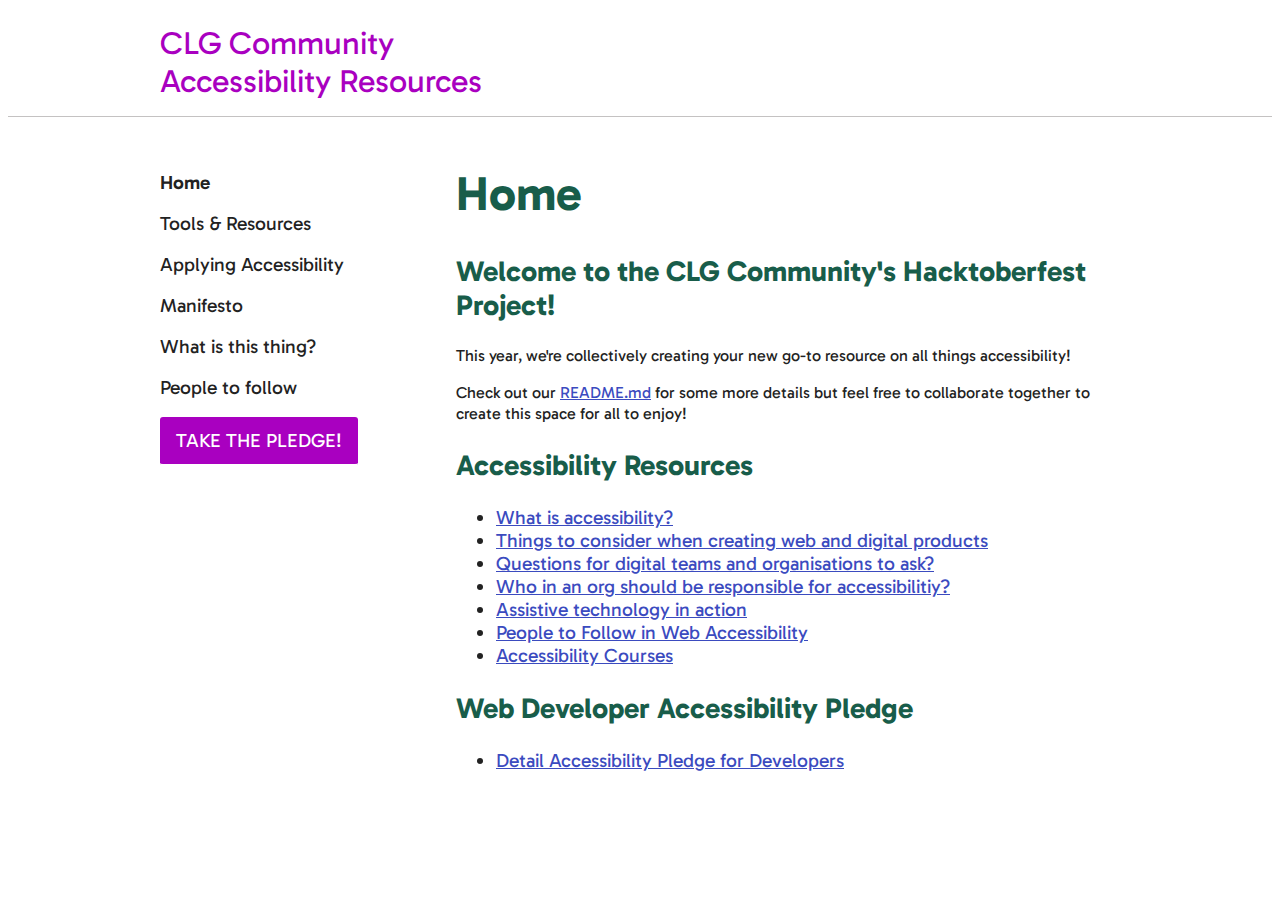
<file: index.html>
<!DOCTYPE html>
<html lang="en">
  <head>
    <meta charset="UTF-8" />
    <meta name="viewport" content="width=device-width, initial-scale=1.0" />
    <meta http-equiv="X-UA-Compatible" content="ie=edge" />
    <link rel="stylesheet" type="text/css" href="styles.css" />
    <link
      href="https://fonts.googleapis.com/css2?family=Gabarito:wght@400;500;600&family=Inter:wght@400;500;700&display=swap"
      rel="stylesheet"
    />
    <title>Accessibility Resources</title>
  </head>
  <body>
    <header>
      <div class="container">
        <div class="logo">CLG Community Accessibility Resources</div>
      </div>
    </header>
    <main>
      <div class="container main-content">
        <nav class="sidebar-nav">
          <!-- NOTE: If you update the navigation, please also update it on all other pages -->
          <ul>
            <li><a href="/accessibility-resources/index.html" class="active">Home</a></li>
            <li><a href="/accessibility-resources/tools-and-resources.html">Tools & Resources</a></li>
            <li><a href="#">Applying Accessibility</a></li>
            <li><a href="/accessibility-resources/manifesto.html">Manifesto</a></li>
            <li><a href="/accessibility-resources/about.html">What is this thing?</a></li>
            <li><a href="/accessibility-resources/people-to-follow.html">People to follow</a></li>
            <li class="btn">
              <a href="/accessibility-resources/sub-page/web-developer-pledge.html">Take the pledge!</a>              
            </li>
          </ul>
        </nav>
        <article>
          <h1>Home</h1>
          <section>
            <h2>Welcome to the CLG Community's Hacktoberfest Project!</h2>
            <p>
              This year, we're collectively creating your new go-to resource on
              all things accessibility!
            </p>
            <p>
              Check out our
              <a href="README.md" target="_blank">README.md</a> for some more
              details but feel free to collaborate together to create this space
              for all to enjoy!
            </p>
          </section>
          <section>
            <h2>Accessibility Resources</h2>
            <ul>
              <li><a href="#">What is accessibility?</a></li>
              <li>
                <a href="#"
                  >Things to consider when creating web and digital products</a
                >
              </li>
              <li>
                <a href="#"
                  >Questions for digital teams and organisations to ask?</a
                >
              </li>
              <li>
                <a href="#"
                  >Who in an org should be responsible for accessibilitiy?</a
                >
              </li>
              <li><a href="#">Assistive technology in action</a></li>
              <li><a href="#">People to Follow in Web Accessibility</a></li>
              <li>
                <a href="sub-page/accessibility-course.html"
                  >Accessibility Courses</a
                >
              </li>
            </ul>
            <h2>Web Developer Accessibility Pledge</h2>
            <ul>
              <li>
                <a href="sub-page/web-developer-pledge.html"
                  >Detail Accessibility Pledge for Developers</a
                >
              </li>
            </ul>
          </section>
        </article>
      </div>
    </main>
  </body>
</html>
</file>
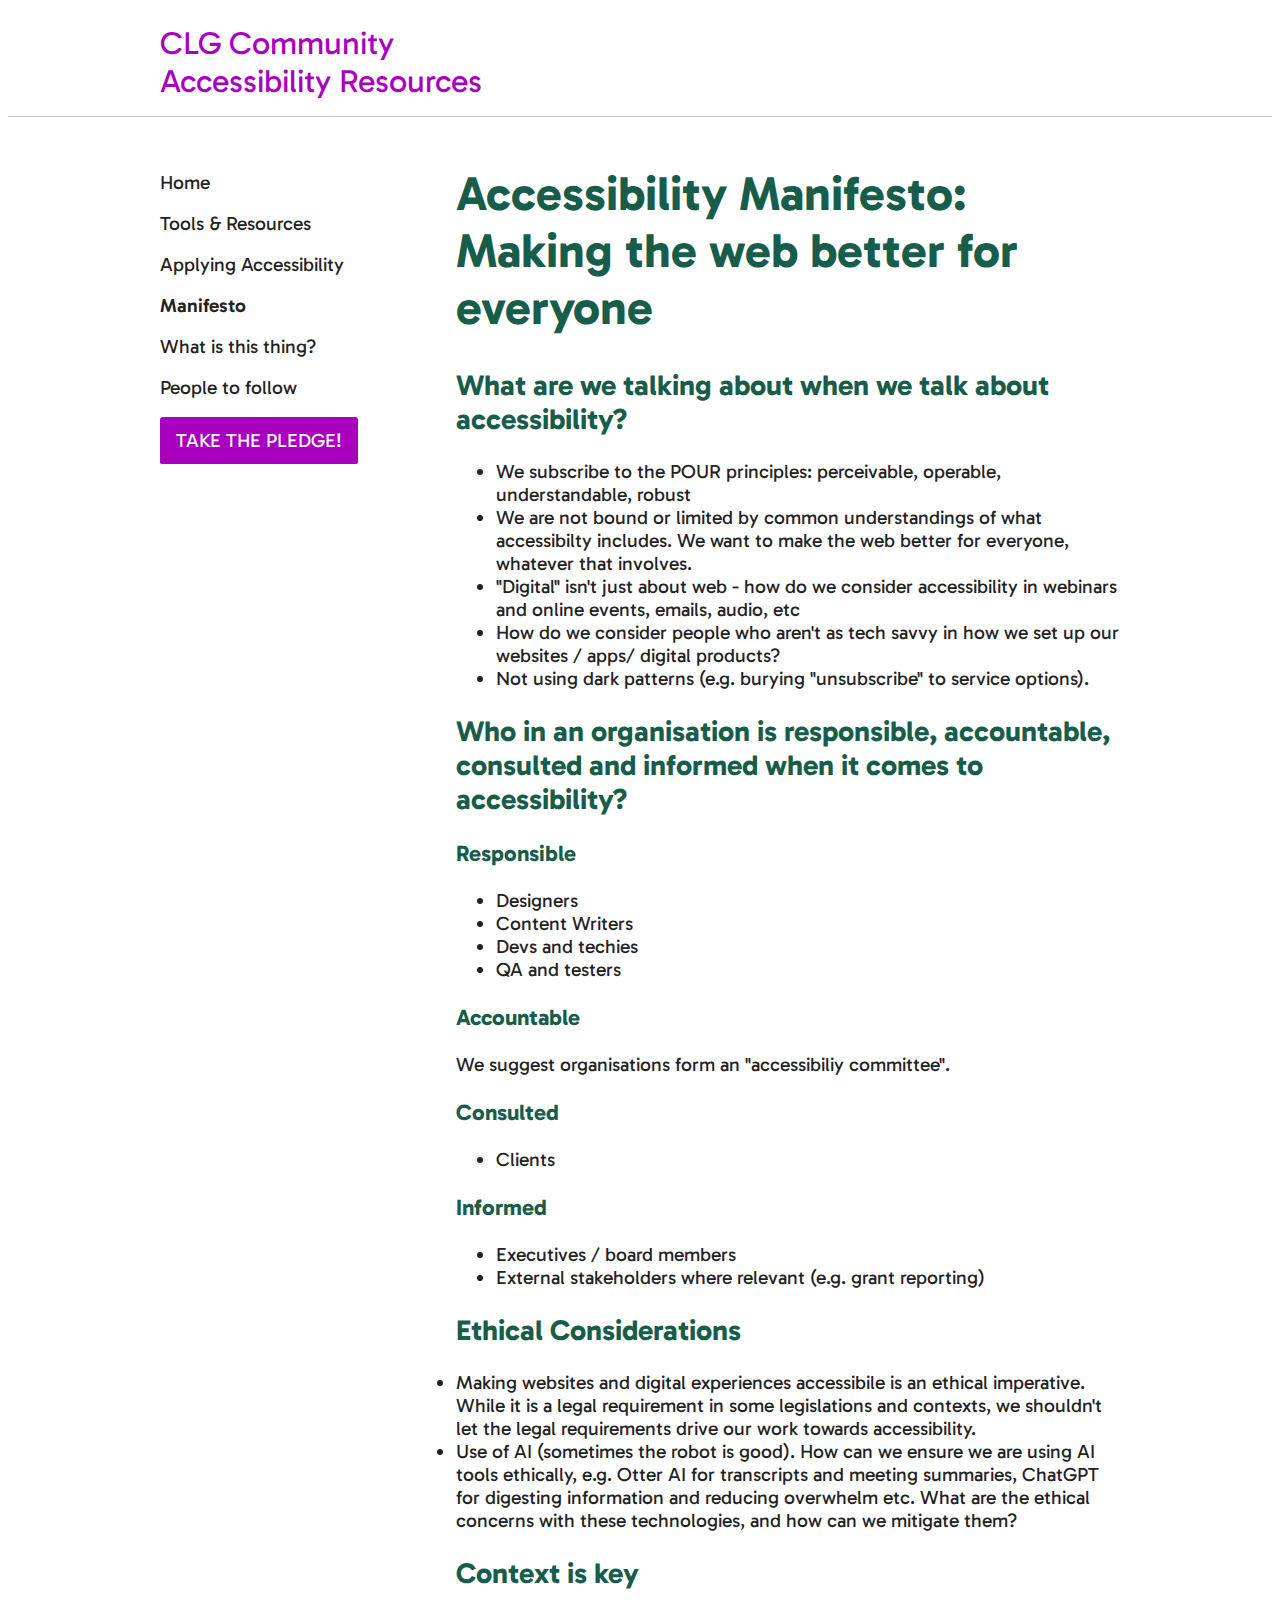
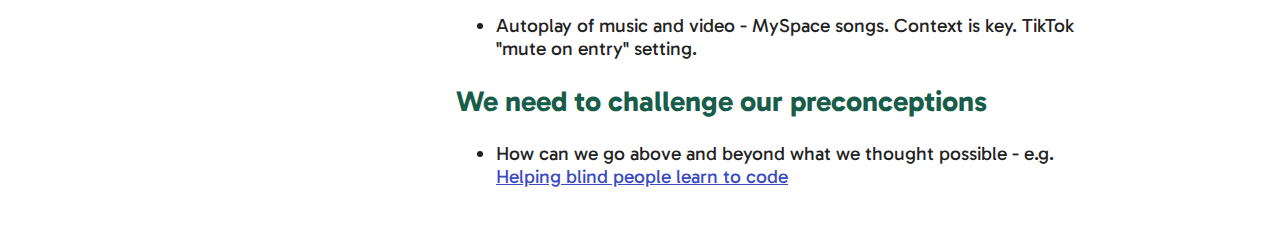
<file: manifesto.html>
<!DOCTYPE html>
<html lang="en">
  <head>
    <meta charset="UTF-8" />
    <meta name="viewport" content="width=device-width, initial-scale=1.0" />
    <meta http-equiv="X-UA-Compatible" content="ie=edge" />
    <link rel="stylesheet" type="text/css" href="styles.css" />
    <link
      href="https://fonts.googleapis.com/css2?family=Gabarito:wght@400;500;600&family=Inter:wght@400;500;700&display=swap"
      rel="stylesheet"
    />
    <title>Manifesto - Accessibility Resources</title>
  </head>
  <body>
    <header>
      <div class="container">
        <div class="logo">CLG Community Accessibility Resources</div>
      </div>
    </header>
    <main>
      <div class="container main-content">
        <!-- NOTE: If you update the navigation, please also update it on all other pages  -->
        <nav class="sidebar-nav">
          <ul>
            <li><a href="accessibility-resources/index.html">Home</a></li>
            <li><a href="accessibility-resources/tools-and-resources.html">Tools & Resources</a></li>
            <li><a href="#">Applying Accessibility</a></li>
            <li><a href="accessibility-resources/accessibility-resources/manifesto.html" class="active">Manifesto</a></li>
            <li><a href="accessibility-resources/accessibility-resources/about.html">What is this thing?</a></li>
            <li><a href="accessibility-resources/people-to-follow.html">People to follow</a></li>
            <li class="btn">
              <a href="accessibility-resources/sub-page/web-developer-pledge.html">Take the pledge!</a>              
            </li>
          </ul>
        </nav>
        <article>
        <h1>Accessibility Manifesto: Making the web better for everyone</h1>
        <!-- the manifesto is a place for our big-picture, lofty thinking about accessibility. Values, ethics, etc.   -->
        <section>

          <h2>What are we talking about when we talk about accessibility?</h2>
          <ul>
            <li>
              We subscribe to the POUR principles: perceivable, operable,
              understandable, robust
            </li>
            <li>
              We are not bound or limited by common understandings of what
              accessibilty includes. We want to make the web better for everyone,
              whatever that involves.
            </li>
            <li>
              "Digital" isn't just about web - how do we consider accessibility in
              webinars and online events, emails, audio, etc
            </li>
            <li>
              How do we consider people who aren't as tech savvy in how we set up
              our websites / apps/ digital products?
            </li>
            <li>
              Not using dark patterns (e.g. burying "unsubscribe" to service
              options).
            </li>
          </ul>
        </section>
        <section>
          <h2>
            Who in an organisation is responsible, accountable, consulted and
            informed when it comes to accessibility?
          </h2>
    
          <h3>Responsible</h3>
          <ul>
            <li>Designers</li>
            <li>Content Writers</li>
            <li>Devs and techies</li>
            <li>QA and testers</li>
          </ul>
    
          <h3>Accountable</h3>
    
          We suggest organisations form an "accessibiliy committee".
    
          <h3>Consulted</h3>
    
          <ul>
            <li>Clients</li>
          </ul>
    
          <h3>Informed</h3>
          <ul>
            <li>Executives / board members</li>
            <li>External stakeholders where relevant (e.g. grant reporting)</li>
          </ul>
        </section>
        <section>
          <h2>Ethical Considerations</h2>
          <li>
            Making websites and digital experiences accessibile is an ethical
            imperative. While it is a legal requirement in some legislations and
            contexts, we shouldn't let the legal requirements drive our work towards
            accessibility.
          </li>
          <li>
            Use of AI (sometimes the robot is good). How can we ensure we are using
            AI tools ethically, e.g. Otter AI for transcripts and meeting summaries,
            ChatGPT for digesting information and reducing overwhelm etc. What are
            the ethical concerns with these technologies, and how can we mitigate
            them?
          </li>
        </section>
        <section>
          <h2>Context is key</h2>
          <ul>
            <li>
              Autoplay of music and video - MySpace songs. Context is key. TikTok
              "mute on entry" setting.
            </li>
          </ul>
          <h2>We need to challenge our preconceptions</h2>
          <ul>
            <li>
              How can we go above and beyond what we thought possible - e.g.
              <a
                href="https://www.freecodecamp.org/news/helping-blind-people-learn-to-code-c47c68d4a237"
                target="_blank"
                >Helping blind people learn to code</a
              >
            </li>
          </ul>
        </section>
    </main>
  </body>
</html>
</file>
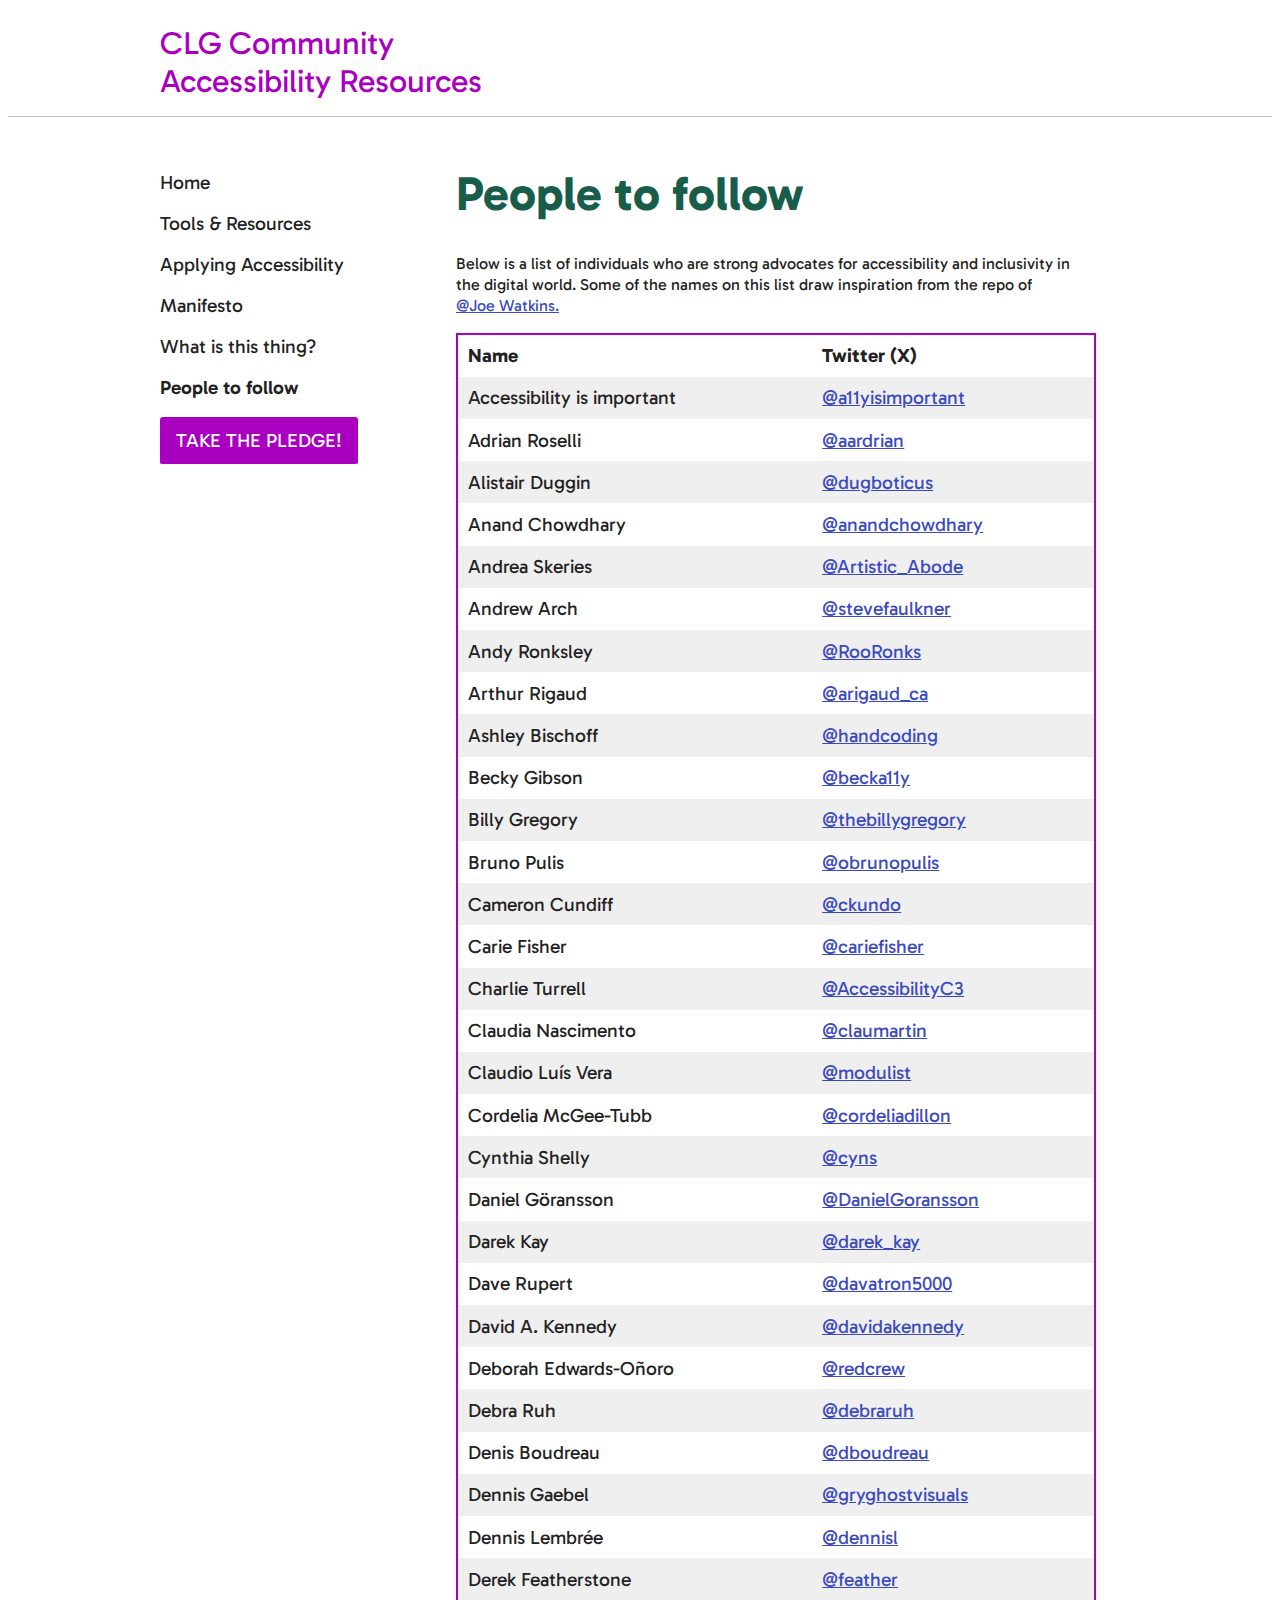
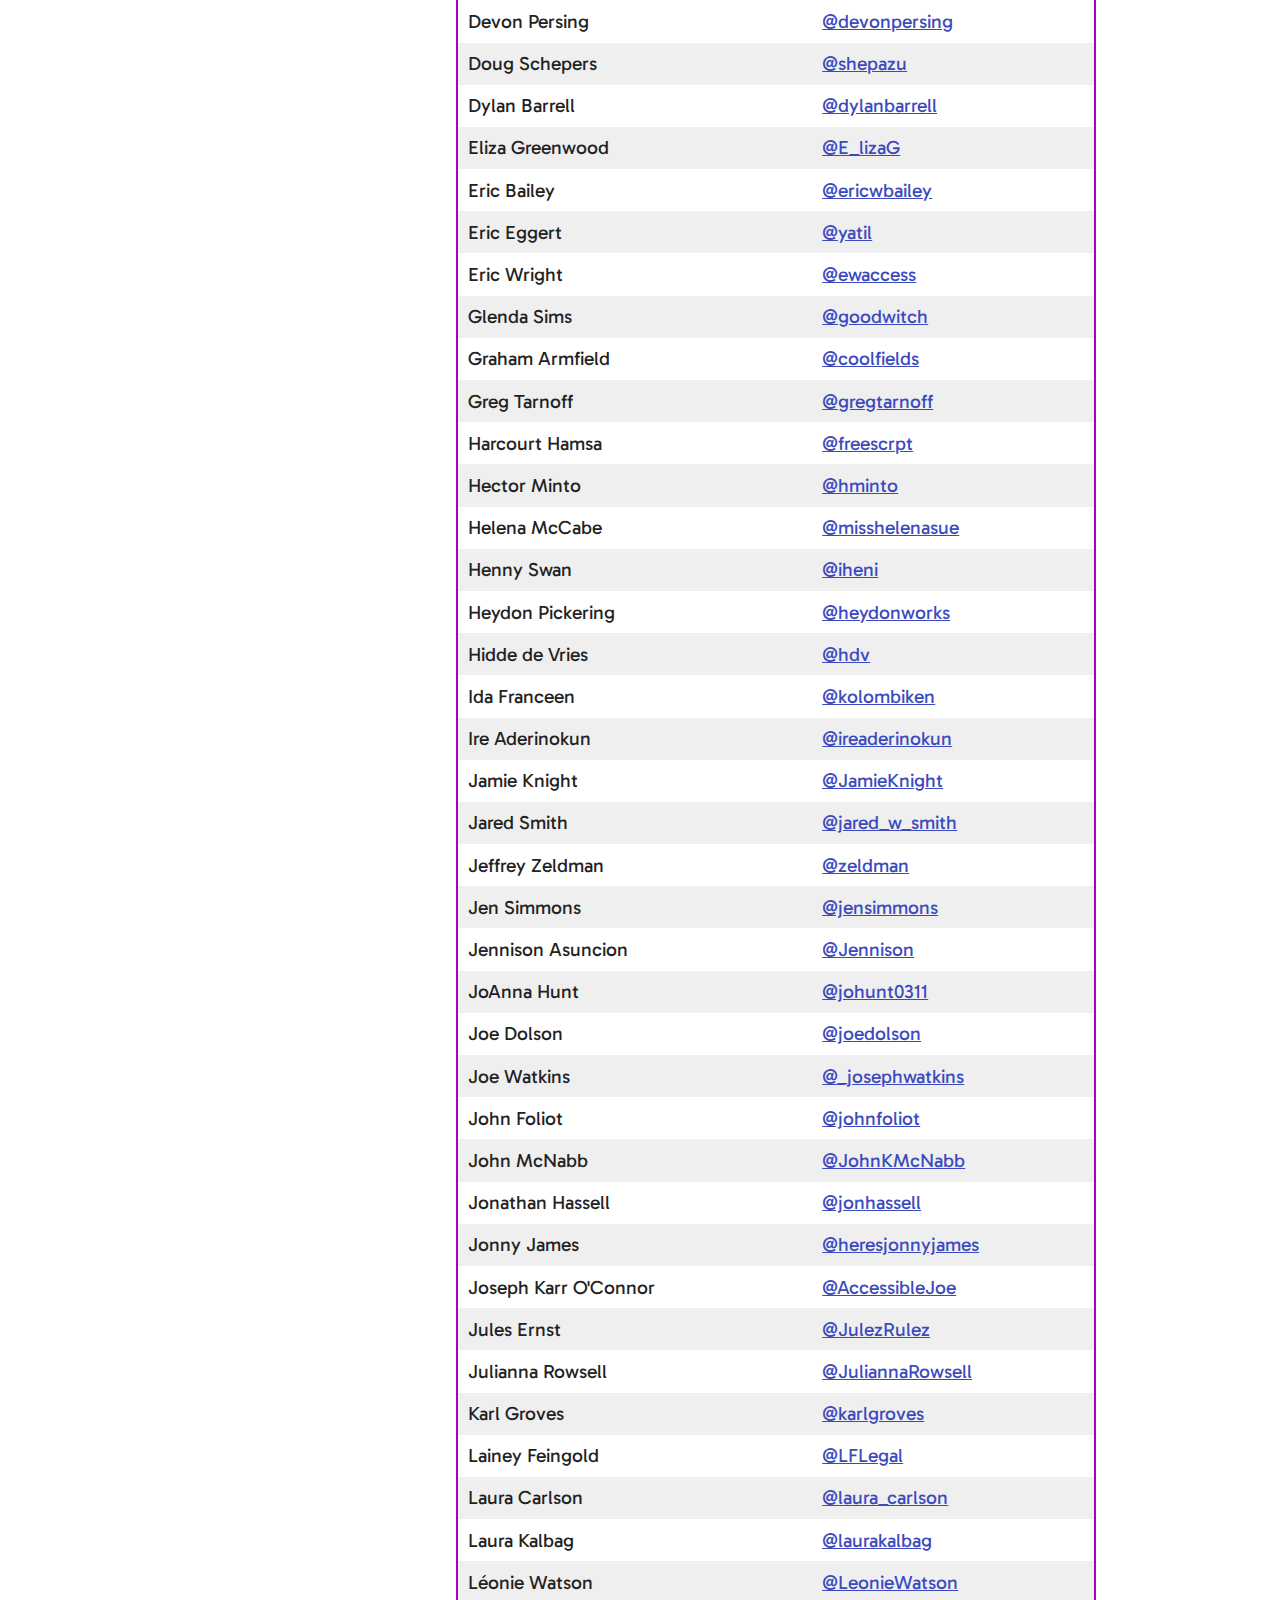
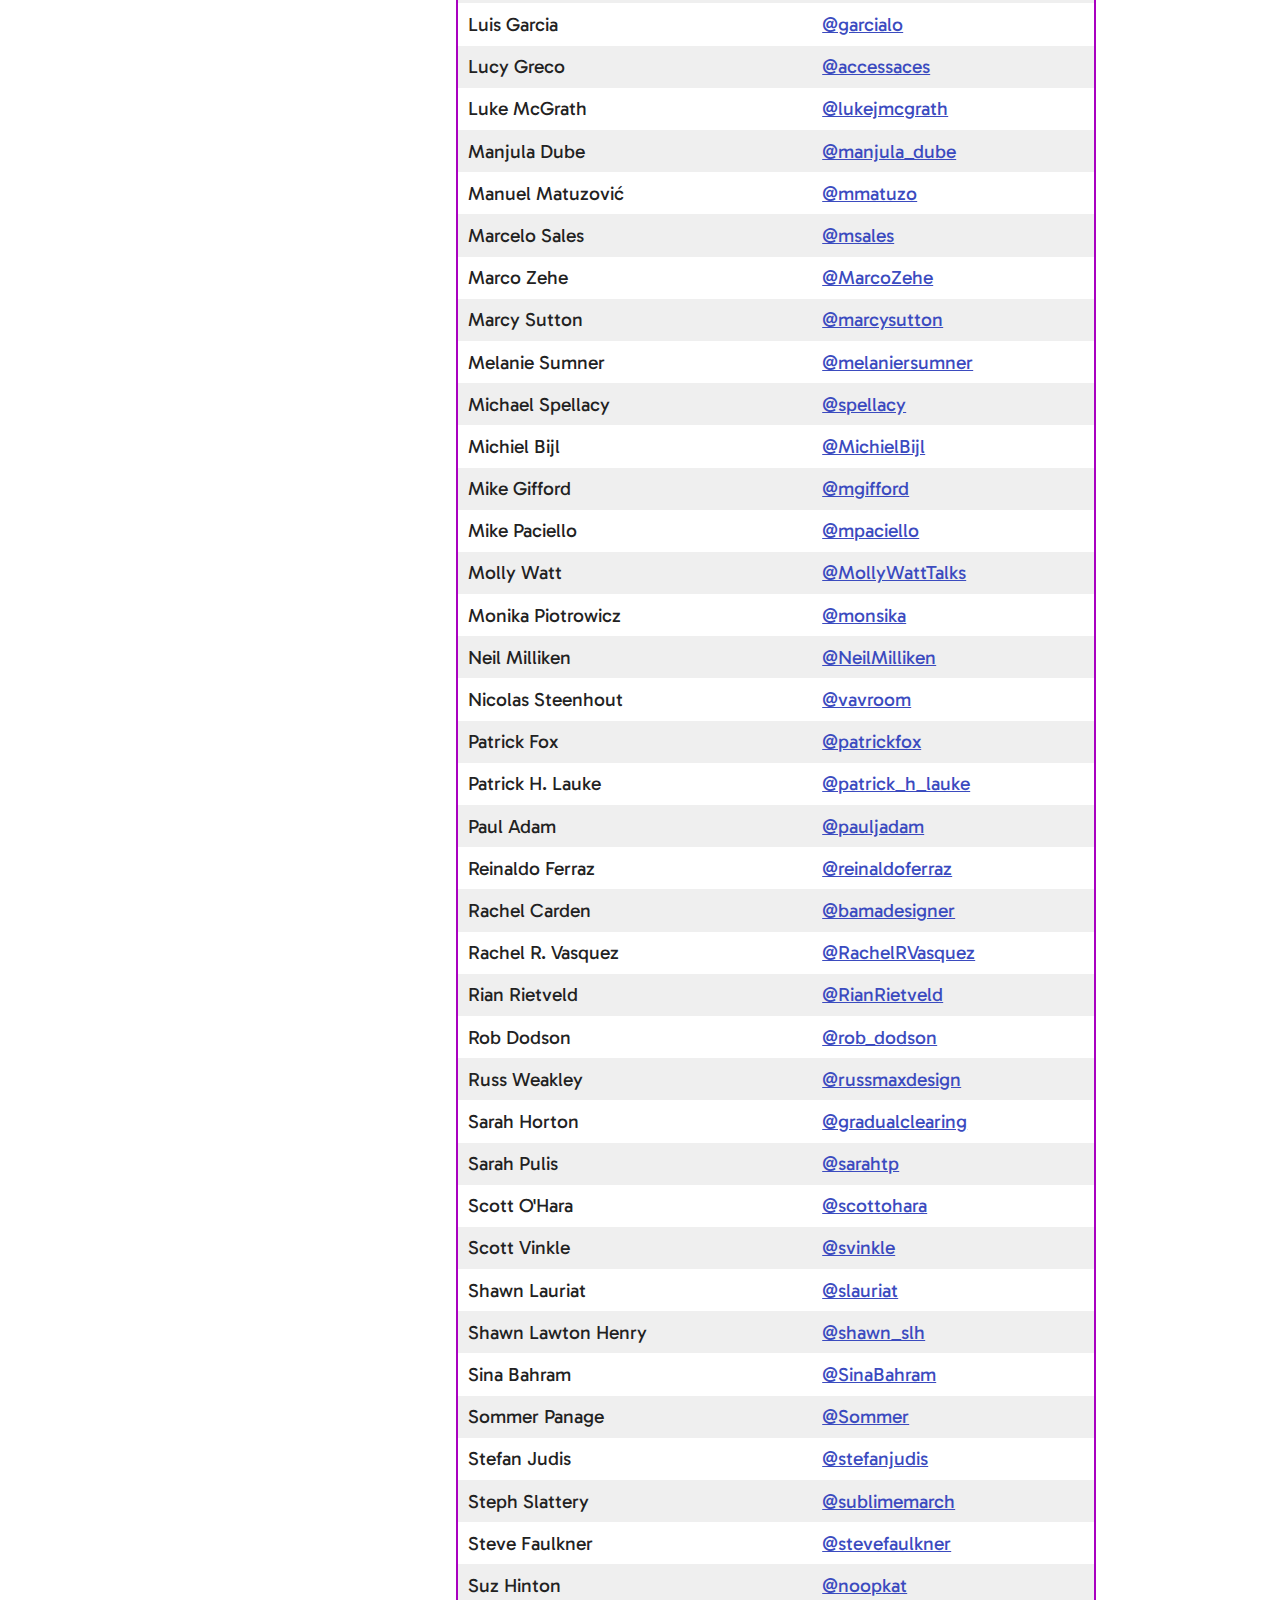
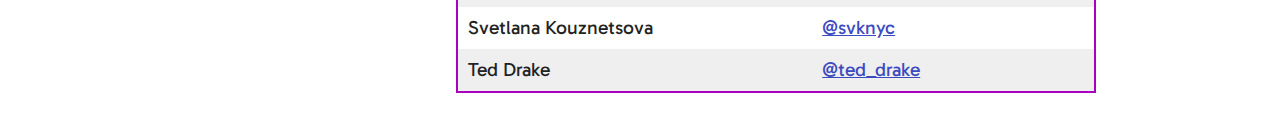
<file: people-to-follow.html>
<!DOCTYPE html>
<html lang="en">
  <head>
    <meta charset="UTF-8" />
    <meta name="viewport" content="width=device-width, initial-scale=1.0" />
    <meta http-equiv="X-UA-Compatible" content="ie=edge" />
    <link rel="stylesheet" type="text/css" href="styles.css" />
    <link
      href="https://fonts.googleapis.com/css2?family=Gabarito:wght@400;500;600&family=Inter:wght@400;500;700&display=swap"
      rel="stylesheet"
    />
    <!-- Update title -->
    <title>People to Follow - Accessibility Resources</title>
  </head>
  <body>
    <header>
      <div class="container">
        <div class="logo">CLG Community Accessibility Resources</div>
      </div>
    </header>

    <main>
      <div class="container main-content">
        <!-- NOTE: If you update the navigation, please also update it on all other pages  -->
        <!-- ADD class="active" to the corresponding link for the page you are creating and remove from 'Home' -->
        <nav class="sidebar-nav">
          <ul>
            <li><a href="accessibility-resources/index.html">Home</a></li>
            <li><a href="accessibility-resources/tools-and-resources.html">Tools & Resources</a></li>
            <li><a href="#">Applying Accessibility</a></li>
            <li><a href="accessibility-resources/manifesto.html">Manifesto</a></li>
            <li><a href="accessibility-resources/about.html">What is this thing?</a></li>
            <li><a href="accessibility-resources/people-to-follow.html" class="active">People to follow</a></li>
            <li class="btn">
              <a href="accessibility-resources/sub-page/web-developer-pledge.html">Take the pledge!</a>              
            </li>
          </ul>
        </nav>
        <article>
          <h1>People to follow</h1>
          <section>
            <p>
              Below is a list of individuals who are strong advocates for
              accessibility and inclusivity in the digital world. Some of the
              names on this list draw inspiration from the repo of
              <a
                href="https://github.com/joe-watkins/top-people-to-follow-in-web-accessibility"
                >@Joe Watkins.</a
              >
            </p>
            <table>
              <tr>
                <th scope="col">Name</th>
                <th scope="col">Twitter (X)</th>
              </tr>
              <tr>
                <td>Accessibility is important</td>
                <td>
                  <a href="https://twitter.com/a11yisimportant"
                    >@a11yisimportant</a
                  >
                </td>
              </tr>
              <tr>
                <td>Adrian Roselli</td>
                <td><a href="https://twitter.com/aardrian">@aardrian</a></td>
              </tr>
              <tr>
                <td>Alistair Duggin</td>
                <td>
                  <a href="https://twitter.com/dugboticus">@dugboticus</a>
                </td>
              </tr>
              <tr>
                <td>Anand Chowdhary</td>
                <td>
                  <a href="https://twitter.com/anandchowdhary"
                    >@anandchowdhary</a
                  >
                </td>
              </tr>
              <tr>
                <td>Andrea Skeries</td>
                <td>
                  <a href="https://twitter.com/Artistic_Abode"
                    >@Artistic_Abode</a
                  >
                </td>
              </tr>
              <tr>
                <td>Andrew Arch</td>
                <td><a href="https://twitter.com/amja">@stevefaulkner</a></td>
              </tr>
              <tr>
                <td>Andy Ronksley</td>
                <td><a href="https://twitter.com/RooRonks">@RooRonks</a></td>
              </tr>
              <tr>
                <td>Arthur Rigaud</td>
                <td>
                  <a href="https://twitter.com/arigaud_ca">@arigaud_ca</a>
                </td>
              </tr>
              <tr>
                <td>Ashley Bischoff</td>
                <td>
                  <a href="https://twitter.com/handcoding">@handcoding</a>
                </td>
              </tr>
              <tr>
                <td>Becky Gibson</td>
                <td><a href="https://twitter.com/becka11y">@becka11y</a></td>
              </tr>
              <tr>
                <td>Billy Gregory</td>
                <td>
                  <a href="https://twitter.com/thebillygregory"
                    >@thebillygregory</a
                  >
                </td>
              </tr>
              <tr>
                <td>Bruno Pulis</td>
                <td>
                  <a href="https://twitter.com/obrunopulis">@obrunopulis</a>
                </td>
              </tr>
              <tr>
                <td>Cameron Cundiff</td>
                <td><a href="https://twitter.com/ckundo">@ckundo</a></td>
              </tr>
              <tr>
                <td>Carie Fisher</td>
                <td>
                  <a href="https://twitter.com/cariefisher">@cariefisher</a>
                </td>
              </tr>
              <tr>
                <td>Charlie Turrell</td>
                <td>
                  <a href="https://twitter.com/AccessibilityC3"
                    >@AccessibilityC3</a
                  >
                </td>
              </tr>
              <tr>
                <td>Claudia Nascimento</td>
                <td>
                  <a href="https://twitter.com/claumartin">@claumartin</a>
                </td>
              </tr>
              <tr>
                <td>Claudio Luís Vera</td>
                <td><a href="https://twitter.com/modulist">@modulist</a></td>
              </tr>
              <tr>
                <td>Cordelia McGee-Tubb</td>
                <td>
                  <a href="https://twitter.com/cordeliadillon"
                    >@cordeliadillon</a
                  >
                </td>
              </tr>
              <tr>
                <td>Cynthia Shelly</td>
                <td><a href="https://twitter.com/cyns">@cyns</a></td>
              </tr>
              <tr>
                <td>Daniel Göransson</td>
                <td>
                  <a href="https://twitter.com/DanielGoransson"
                    >@DanielGoransson</a
                  >
                </td>
              </tr>
              <tr>
                <td>Darek Kay</td>
                <td><a href="https://twitter.com/darek_kay">@darek_kay</a></td>
              </tr>
              <tr>
                <td>Dave Rupert</td>
                <td>
                  <a href="https://twitter.com/davatron5000">@davatron5000</a>
                </td>
              </tr>
              <tr>
                <td>David A. Kennedy</td>
                <td>
                  <a href="https://twitter.com/davidakennedy">@davidakennedy</a>
                </td>
              </tr>
              <tr>
                <td>Deborah Edwards-Oñoro</td>
                <td><a href="https://twitter.com/redcrew">@redcrew</a></td>
              </tr>
              <tr>
                <td>Debra Ruh</td>
                <td><a href="https://twitter.com/debraruh">@debraruh</a></td>
              </tr>
              <tr>
                <td>Denis Boudreau</td>
                <td><a href="https://twitter.com/dboudreau">@dboudreau</a></td>
              </tr>
              <tr>
                <td>Dennis Gaebel</td>
                <td>
                  <a href="https://twitter.com/gryghostvisuals"
                    >@gryghostvisuals</a
                  >
                </td>
              </tr>
              <tr>
                <td>Dennis Lembrée</td>
                <td><a href="https://twitter.com/dennisl">@dennisl</a></td>
              </tr>
              <tr>
                <td>Derek Featherstone</td>
                <td><a href="https://twitter.com/feather">@feather</a></td>
              </tr>
              <tr>
                <td>Devon Persing</td>
                <td>
                  <a href="https://twitter.com/devonpersing">@devonpersing</a>
                </td>
              </tr>
              <tr>
                <td>Doug Schepers</td>
                <td><a href="https://twitter.com/shepazu">@shepazu</a></td>
              </tr>
              <tr>
                <td>Dylan Barrell</td>
                <td>
                  <a href="https://twitter.com/dylanbarrell">@dylanbarrell</a>
                </td>
              </tr>
              <tr>
                <td>Eliza Greenwood</td>
                <td><a href="https://twitter.com/E_lizaG">@E_lizaG</a></td>
              </tr>
              <tr>
                <td>Eric Bailey</td>
                <td>
                  <a href="https://twitter.com/ericwbailey">@ericwbailey</a>
                </td>
              </tr>
              <tr>
                <td>Eric Eggert</td>
                <td><a href="https://twitter.com/yatil">@yatil</a></td>
              </tr>
              <tr>
                <td>Eric Wright</td>
                <td><a href="https://twitter.com/ewaccess">@ewaccess</a></td>
              </tr>
              <tr>
                <td>Glenda Sims</td>
                <td><a href="https://twitter.com/goodwitch">@goodwitch</a></td>
              </tr>
              <tr>
                <td>Graham Armfield</td>
                <td>
                  <a href="https://twitter.com/coolfields">@coolfields</a>
                </td>
              </tr>
              <tr>
                <td>Greg Tarnoff</td>
                <td>
                  <a href="https://twitter.com/gregtarnoff">@gregtarnoff</a>
                </td>
              </tr>
              <tr>
                <td>Harcourt Hamsa</td>
                <td><a href="https://twitter.com/freescrpt">@freescrpt</a></td>
              </tr>
              <tr>
                <td>Hector Minto</td>
                <td><a href="https://twitter.com/hminto">@hminto</a></td>
              </tr>
              <tr>
                <td>Helena McCabe</td>
                <td>
                  <a href="https://twitter.com/misshelenasue">@misshelenasue</a>
                </td>
              </tr>
              <tr>
                <td>Henny Swan</td>
                <td><a href="https://twitter.com/iheni">@iheni</a></td>
              </tr>
              <tr>
                <td>Heydon Pickering</td>
                <td>
                  <a href="http://twitter.com/heydonworks">@heydonworks</a>
                </td>
              </tr>
              <tr>
                <td>Hidde de Vries</td>
                <td><a href="http://twitter.com/hdv">@hdv</a></td>
              </tr>
              <tr>
                <td>Ida Franceen</td>
                <td><a href="http://twitter.com/kolombiken">@kolombiken</a></td>
              </tr>
              <tr>
                <td>Ire Aderinokun</td>
                <td>
                  <a href="http://twitter.com/ireaderinokun">@ireaderinokun</a>
                </td>
              </tr>
              <tr>
                <td>Jamie Knight</td>
                <td>
                  <a href="https://twitter.com/JamieKnight">@JamieKnight</a>
                </td>
              </tr>
              <tr>
                <td>Jared Smith</td>
                <td>
                  <a href="https://twitter.com/jared_w_smith">@jared_w_smith</a>
                </td>
              </tr>
              <tr>
                <td>Jeffrey Zeldman</td>
                <td><a href="https://twitter.com/zeldman">@zeldman</a></td>
              </tr>
              <tr>
                <td>Jen Simmons</td>
                <td>
                  <a href="https://twitter.com/jensimmons">@jensimmons</a>
                </td>
              </tr>
              <tr>
                <td>Jennison Asuncion</td>
                <td><a href="https://twitter.com/Jennison">@Jennison</a></td>
              </tr>
              <tr>
                <td>JoAnna Hunt</td>
                <td>
                  <a href="https://twitter.com/johunt0311">@johunt0311</a>
                </td>
              </tr>
              <tr>
                <td>Joe Dolson</td>
                <td><a href="https://twitter.com/joedolson">@joedolson</a></td>
              </tr>
              <tr>
                <td>Joe Watkins</td>
                <td>
                  <a href="https://twitter.com/_josephwatkins"
                    >@_josephwatkins</a
                  >
                </td>
              </tr>
              <tr>
                <td>John Foliot</td>
                <td>
                  <a href="https://twitter.com/johnfoliot">@johnfoliot</a>
                </td>
              </tr>
              <tr>
                <td>John McNabb</td>
                <td>
                  <a href="https://twitter.com/JohnKMcNabb">@JohnKMcNabb</a>
                </td>
              </tr>
              <tr>
                <td>Jonathan Hassell</td>
                <td>
                  <a href="https://twitter.com/jonhassell">@jonhassell</a>
                </td>
              </tr>
              <tr>
                <td>Jonny James</td>
                <td>
                  <a href="https://twitter.com/heresjonnyjames"
                    >@heresjonnyjames</a
                  >
                </td>
              </tr>
              <tr>
                <td>Joseph Karr O'Connor</td>
                <td>
                  <a href="https://twitter.com/AccessibleJoe">@AccessibleJoe</a>
                </td>
              </tr>
              <tr>
                <td>Jules Ernst</td>
                <td>
                  <a href="https://twitter.com/JulezRulez">@JulezRulez</a>
                </td>
              </tr>
              <tr>
                <td>Julianna Rowsell</td>
                <td>
                  <a href="https://twitter.com/JuliannaRowsell"
                    >@JuliannaRowsell</a
                  >
                </td>
              </tr>
              <tr>
                <td>Karl Groves</td>
                <td>
                  <a href="https://twitter.com/karlgroves">@karlgroves</a>
                </td>
              </tr>
              <tr>
                <td>Lainey Feingold</td>
                <td><a href="https://twitter.com/LFLegal">@LFLegal</a></td>
              </tr>
              <tr>
                <td>Laura Carlson</td>
                <td>
                  <a href="https://twitter.com/laura_carlson">@laura_carlson</a>
                </td>
              </tr>
              <tr>
                <td>Laura Kalbag</td>
                <td>
                  <a href="https://twitter.com/laurakalbag">@laurakalbag</a>
                </td>
              </tr>
              <tr>
                <td>Léonie Watson</td>
                <td>
                  <a href="https://twitter.com/LeonieWatson">@LeonieWatson</a>
                </td>
              </tr>
              <tr>
                <td>Luis Garcia</td>
                <td><a href="https://twitter.com/garcialo">@garcialo</a></td>
              </tr>
              <tr>
                <td>Lucy Greco</td>
                <td>
                  <a href="https://twitter.com/accessaces">@accessaces</a>
                </td>
              </tr>
              <tr>
                <td>Luke McGrath</td>
                <td>
                  <a href="https://twitter.com/lukejmcgrath">@lukejmcgrath</a>
                </td>
              </tr>
              <tr>
                <td>Manjula Dube</td>
                <td>
                  <a href="https://twitter.com/mmatuzomanjula_dube"
                    >@manjula_dube</a
                  >
                </td>
              </tr>
              <tr>
                <td>Manuel Matuzović</td>
                <td><a href="https://twitter.com/mmatuzo">@mmatuzo</a></td>
              </tr>
              <tr>
                <td>Marcelo Sales</td>
                <td><a href="https://twitter.com/msales">@msales</a></td>
              </tr>
              <tr>
                <td>Marco Zehe</td>
                <td><a href="https://twitter.com/MarcoZehe">@MarcoZehe</a></td>
              </tr>
              <tr>
                <td>Marcy Sutton</td>
                <td>
                  <a href="http://twitter.com/marcysutton">@marcysutton</a>
                </td>
              </tr>
              <tr>
                <td>Melanie Sumner</td>
                <td>
                  <a href="https://twitter.com/melaniersumner"
                    >@melaniersumner</a
                  >
                </td>
              </tr>
              <tr>
                <td>Michael Spellacy</td>
                <td><a href="https://twitter.com/spellacy">@spellacy</a></td>
              </tr>
              <tr>
                <td>Michiel Bijl</td>
                <td>
                  <a href="https://twitter.com/MichielBijl">@MichielBijl</a>
                </td>
              </tr>
              <tr>
                <td>Mike Gifford</td>
                <td><a href="https://twitter.com/mgifford">@mgifford</a></td>
              </tr>
              <tr>
                <td>Mike Paciello</td>
                <td><a href="https://twitter.com/mpaciello">@mpaciello</a></td>
              </tr>
              <tr>
                <td>Molly Watt</td>
                <td>
                  <a href="https://twitter.com/MollyWattTalks"
                    >@MollyWattTalks</a
                  >
                </td>
              </tr>
              <tr>
                <td>Monika Piotrowicz</td>
                <td><a href="https://twitter.com/monsika">@monsika</a></td>
              </tr>
              <tr>
                <td>Neil Milliken</td>
                <td>
                  <a href="https://twitter.com/NeilMilliken">@NeilMilliken</a>
                </td>
              </tr>
              <tr>
                <td>Nicolas Steenhout</td>
                <td><a href="https://twitter.com/vavroom">@vavroom</a></td>
              </tr>
              <tr>
                <td>Patrick Fox</td>
                <td>
                  <a href="https://twitter.com/patrickfox">@patrickfox</a>
                </td>
              </tr>
              <tr>
                <td>Patrick H. Lauke</td>
                <td>
                  <a href="https://twitter.com/patrick_h_lauke"
                    >@patrick_h_lauke</a
                  >
                </td>
              </tr>
              <tr>
                <td>Paul Adam</td>
                <td><a href="https://twitter.com/pauljadam">@pauljadam</a></td>
              </tr>
              <tr>
                <td>Reinaldo Ferraz</td>
                <td>
                  <a href="https://twitter.com/reinaldoferraz"
                    >@reinaldoferraz</a
                  >
                </td>
              </tr>
              <tr>
                <td>Rachel Carden</td>
                <td>
                  <a href="https://twitter.com/bamadesigner">@bamadesigner</a>
                </td>
              </tr>
              <tr>
                <td>Rachel R. Vasquez</td>
                <td>
                  <a href="https://twitter.com/RachelRVasquez"
                    >@RachelRVasquez</a
                  >
                </td>
              </tr>
              <tr>
                <td>Rian Rietveld</td>
                <td>
                  <a href="https://twitter.com/RianRietveld">@RianRietveld</a>
                </td>
              </tr>
              <tr>
                <td>Rob Dodson</td>
                <td>
                  <a href="https://twitter.com/rob_dodson">@rob_dodson</a>
                </td>
              </tr>
              <tr>
                <td>Russ Weakley</td>
                <td>
                  <a href="https://twitter.com/russmaxdesign">@russmaxdesign</a>
                </td>
              </tr>
              <tr>
                <td>Sarah Horton</td>
                <td>
                  <a href="https://twitter.com/gradualclearing"
                    >@gradualclearing</a
                  >
                </td>
              </tr>
              <tr>
                <td>Sarah Pulis</td>
                <td><a href="https://twitter.com/sarahtp">@sarahtp</a></td>
              </tr>
              <tr>
                <td>Scott O'Hara</td>
                <td>
                  <a href="https://twitter.com/scottohara">@scottohara</a>
                </td>
              </tr>
              <tr>
                <td>Scott Vinkle</td>
                <td><a href="https://twitter.com/svinkle">@svinkle</a></td>
              </tr>
              <tr>
                <td>Shawn Lauriat</td>
                <td><a href="https://twitter.com/slauriat">@slauriat</a></td>
              </tr>
              <tr>
                <td>Shawn Lawton Henry</td>
                <td><a href="https://twitter.com/shawn_slh">@shawn_slh</a></td>
              </tr>
              <tr>
                <td>Sina Bahram</td>
                <td>
                  <a href="https://twitter.com/SinaBahram">@SinaBahram</a>
                </td>
              </tr>
              <tr>
                <td>Sommer Panage</td>
                <td><a href="https://twitter.com/Sommer">@Sommer</a></td>
              </tr>
              <tr>
                <td>Stefan Judis</td>
                <td>
                  <a href="https://twitter.com/stefanjudis">@stefanjudis</a>
                </td>
              </tr>
              <tr>
                <td>Steph Slattery</td>
                <td>
                  <a href="https://twitter.com/sublimemarch">@sublimemarch</a>
                </td>
              </tr>
              <tr>
                <td>Steve Faulkner</td>
                <td>
                  <a href="https://twitter.com/stevefaulkner">@stevefaulkner</a>
                </td>
              </tr>
              <tr>
                <td>Suz Hinton</td>
                <td><a href="https://twitter.com/noopkat">@noopkat</a></td>
              </tr>
              <tr>
                <td>Svetlana Kouznetsova</td>
                <td><a href="https://twitter.com/svknyc">@svknyc</a></td>
              </tr>
              <tr>
                <td>Ted Drake</td>
                <td><a href="https://twitter.com/ted_drake">@ted_drake</a></td>
              </tr>
            </table>
          </section>
          <!-- Add more sections as required -->
        </article>
      </div>
    </main>
    <footer></footer>
  </body>
</html>
</file>
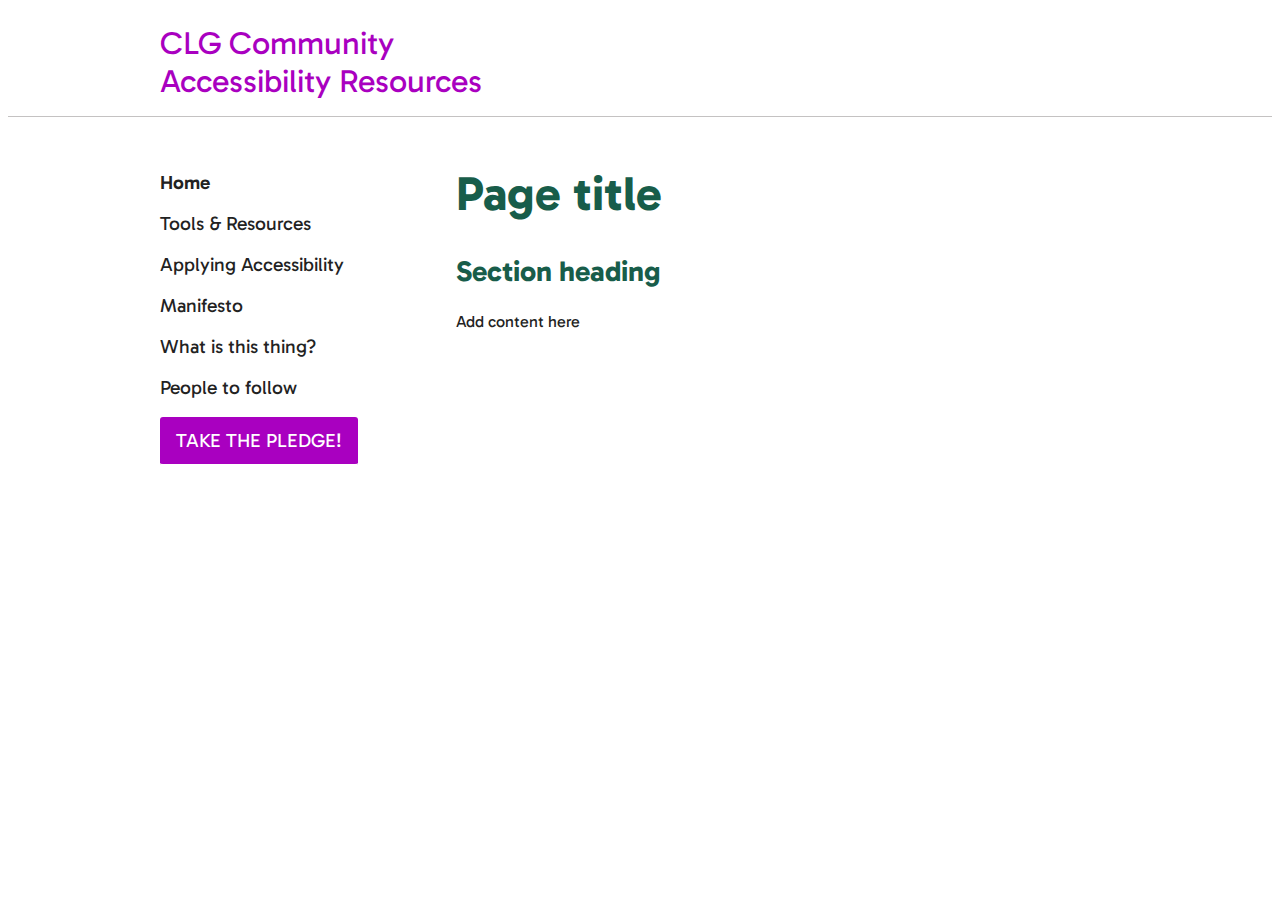
<file: template.html>
<!DOCTYPE html>
<html lang="en">
  <head>
    <meta charset="UTF-8" />
    <meta name="viewport" content="width=device-width, initial-scale=1.0" />
    <meta http-equiv="X-UA-Compatible" content="ie=edge" />
    <link rel="stylesheet" type="text/css" href="styles.css" />
    <link
      href="https://fonts.googleapis.com/css2?family=Gabarito:wght@400;500;600&family=Inter:wght@400;500;700&display=swap"
      rel="stylesheet"
    />
    <!-- Update title -->
    <title>Accessibility Resources</title>
  </head>
  <body>
    <header>
      <div class="container">
        <div class="logo">CLG Community Accessibility Resources</div>
      </div>
    </header>

    <main>
      <div class="container main-content">
        <!-- NOTE: If you update the navigation, please also update it on all other pages  -->
        <!-- ADD class="active" to the corresponding link for the page you are creating and remove from 'Home' -->
        <nav class="sidebar-nav">
          <ul>
            <li><a href="accessibility-resources/index.html" class="active">Home</a></li>
            <li><a href="accessibility-resources/tools-and-resources.html">Tools & Resources</a></li>
            <li><a href="#">Applying Accessibility</a></li>
            <li><a href="accessibility-resources/accessibility-resources/manifesto.html">Manifesto</a></li>
            <li><a href="accessibility-resources/accessibility-resources/about.html">What is this thing?</a></li>
            <li><a href="accessibility-resources/people-to-follow.html">People to follow</a></li>
            <li class="btn">
              <a href="accessibility-resources/accessibility-resources/sub-page/web-developer-pledge.html">Take the pledge!</a> 
              <!-- NOTE: href link to subpages will be different if you are creating a new document in the subpage folder eg <a href="web-developer-pledge.html">Take the pledge!</a> -->
              <!-- NOTE: href link to subpages will be different if you are creating a new document in the subpage folder eg <a href="web-developer-pledge.html">Take the pledge!</a> -->
            </li>
          </ul>
        </nav>
        <article>
          <h1>Page title</h1>
          <section>
            <h2>Section heading</h2>
            <p>Add content here</p>
          </section>
          <!-- Add more sections as required -->
        </article>
      </div>
    </main>
    <footer></footer>
  </body>
</html>
</file>
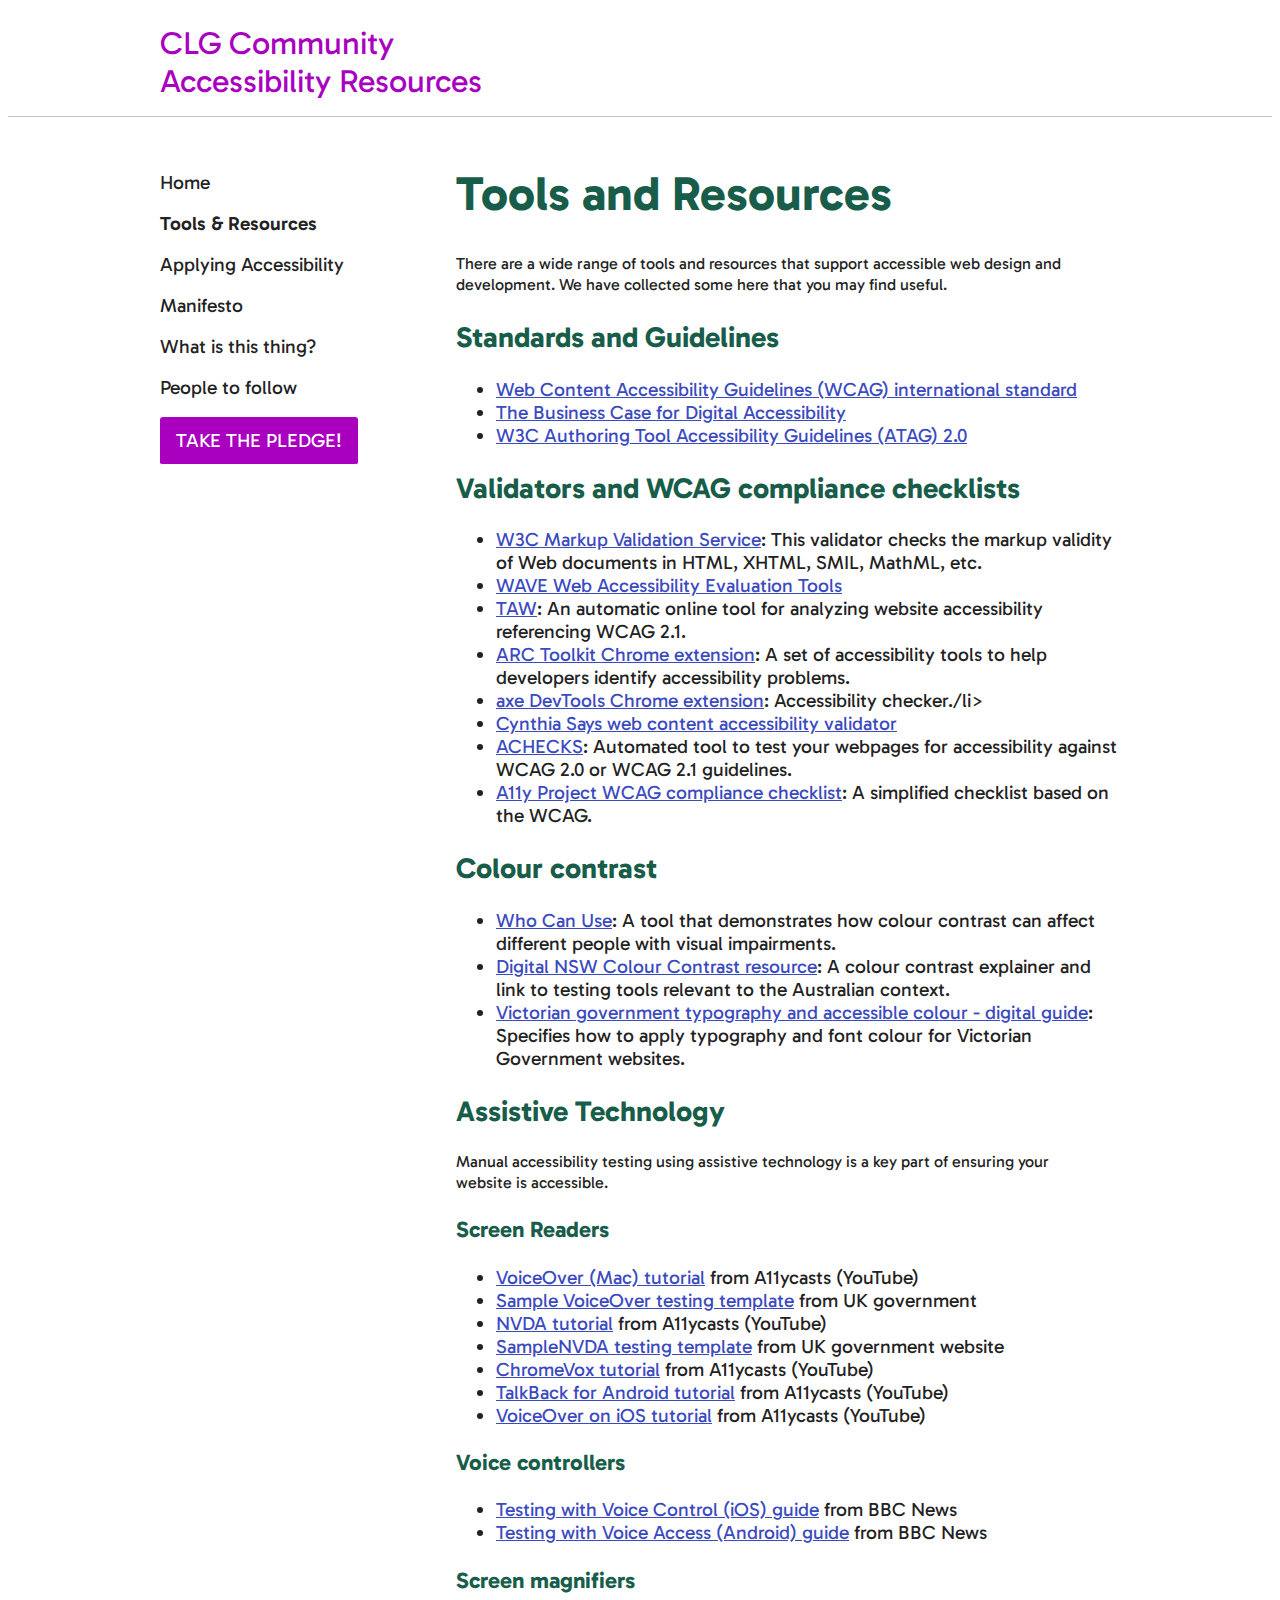
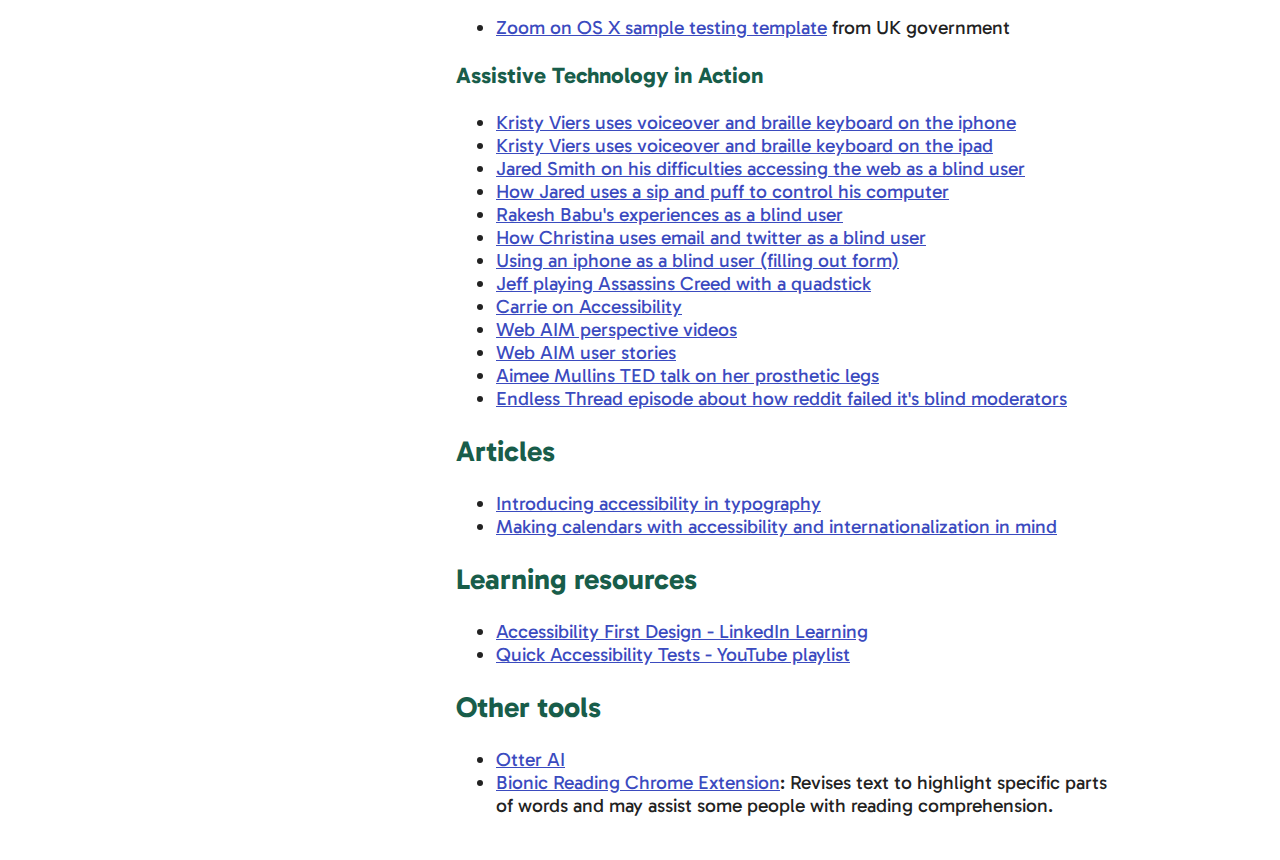
<file: tools-and-resources.html>
<!DOCTYPE html>
<html lang="en">
  <head>
    <meta charset="UTF-8" />
    <meta name="viewport" content="width=device-width, initial-scale=1.0" />
    <meta http-equiv="X-UA-Compatible" content="ie=edge" />
    <link rel="stylesheet" type="text/css" href="styles.css" />
    <link
      href="https://fonts.googleapis.com/css2?family=Gabarito:wght@400;500;600&family=Inter:wght@400;500;700&display=swap"
      rel="stylesheet"
    />
    <title>Tools & Resources - Accessibility Resources</title>
  </head>
  <body>
    <header>
      <div class="container">
        <div class="logo">CLG Community Accessibility Resources</div>
      </div>
    </header>

    <main>
      <div class="container main-content">
        <!-- NOTE: If you update the navigation, please also update it on all other pages  -->

        <nav class="sidebar-nav">
          <ul>
            <li><a href="accessibility-resources/index.html">Home</a></li>
            <li><a href="accessibility-resources/tools-and-resources.html" class="active">Tools & Resources</a></li>
            <li><a href="#">Applying Accessibility</a></li>
            <li><a href="accessibility-resources/accessibility-resources/manifesto.html">Manifesto</a></li>
            <li><a href="accessibility-resources/accessibility-resources/about.html">What is this thing?</a></li>
            <li><a href="accessibility-resources/people-to-follow.html">People to follow</a></li>
            <li class="btn"><a href="accessibility-resources/accessibility-resources/sub-page/web-developer-pledge.html">Take the pledge!</a></li>
          </ul>
        </nav>
        <article>
          <h1>Tools and Resources</h1>
          <section>
            <p>
              There are a wide range of tools and resources that support
              accessible web design and development. We have collected some here
              that you may find useful.
            </p>

            <h2>Standards and Guidelines</h2>
            <ul>
              <li>
                <a href="https://www.w3.org/WAI/standards-guidelines/wcag/"
                  >Web Content Accessibility Guidelines (WCAG) international
                  standard</a
                >
              </li>
              <li>
                <a href="https://www.w3.org/WAI/business-case/"
                  >The Business Case for Digital Accessibility</a
                >
              </li>
              <li>
                <a href="https://www.w3.org/TR/2015/REC-ATAG20-20150924/"
                  >W3C Authoring Tool Accessibility Guidelines (ATAG) 2.0</a
                >
              </li>
            </ul>

            <h2>Validators and WCAG compliance checklists</h2>
            <ul>
              <li>
                <a href="https://validator.w3.org/"
                  >W3C Markup Validation Service</a
                >: This validator checks the markup validity of Web documents in
                HTML, XHTML, SMIL, MathML, etc.
              </li>
              <li>
                <a href="https://wave.webaim.org/"
                  >WAVE Web Accessibility Evaluation Tools</a
                >
              </li>
              <li>
                <a href="https://www.tawdis.net/#">TAW</a>: An automatic online
                tool for analyzing website accessibility referencing WCAG 2.1.
              </li>
              <li>
                <a
                  href="https://chrome.google.com/webstore/detail/arc-toolkit/chdkkkccnlfncngelccgbgfmjebmkmce"
                  >ARC Toolkit Chrome extension</a
                >: A set of accessibility tools to help developers identify
                accessibility problems.
              </li>
              <li>
                <a
                  href="https://chrome.google.com/webstore/detail/axe-devtools-web-accessib/lhdoppojpmngadmnindnejefpokejbdd"
                  >axe DevTools Chrome extension</a
                >: Accessibility checker./li>
              </li>
              <li>
                <a
                  href="https://www.st-andrews.ac.uk/itsnew/web/accessibility/cynthia_validator.shtml"
                  >Cynthia Says web content accessibility validator</a
                >
              </li>
              <li>
                <a href="https://achecks.org/achecker">ACHECKS</a>: Automated
                tool to test your webpages for accessibility against WCAG 2.0 or
                WCAG 2.1 guidelines.
              </li>
              <li>
                <a href="https://www.a11yproject.com/checklist/"
                  >A11y Project WCAG compliance checklist</a
                >: A simplified checklist based on the WCAG.
              </li>
            </ul>
            <h2>Colour contrast</h2>
            <ul>
              <li>
                <a href="https://www.whocanuse.com/">Who Can Use</a>: A tool
                that demonstrates how colour contrast can affect different
                people with visual impairments.
              </li>
              <li>
                <a
                  href="https://www.digital.nsw.gov.au/delivery/accessibility-and-inclusivity-toolkit/inclusive-design/colour-contrast"
                  >Digital NSW Colour Contrast resource</a
                >: A colour contrast explainer and link to testing tools
                relevant to the Australian context.
              </li>
              <li>
                <a
                  href="https://www.vic.gov.au/typography-and-accessible-colour-digital-guide"
                  >Victorian government typography and accessible colour -
                  digital guide</a
                >: Specifies how to apply typography and font colour for
                Victorian Government websites.
              </li>
            </ul>
            <h2>Assistive Technology</h2>
            <p>
              Manual accessibility testing using assistive technology is a key
              part of ensuring your website is accessible.
            </p>
            <h3>Screen Readers</h3>
            <ul>
              <li>
                <a
                  href="https://www.youtube.com/watch?v=5R-6WvAihms&list=PLNYkxOF6rcICWx0C9LVWWVqvHlYJyqw7g&index=9"
                  >VoiceOver (Mac) tutorial
                </a>
                from A11ycasts (YouTube)
              </li>
              <li>
                <a
                  href="https://accessibility-manual.dwp.gov.uk/best-practice/screen-reader-testing#voiceover-on-os-x"
                  >Sample VoiceOver testing template</a
                >
                from UK government
              </li>
              <li>
                <a
                  href="https://www.youtube.com/watch?v=Jao3s_CwdRU&list=PLNYkxOF6rcICWx0C9LVWWVqvHlYJyqw7g&index=10"
                  >NVDA tutorial</a
                >
                from A11ycasts (YouTube)
              </li>
              <li>
                <a
                  href="https://accessibility-manual.dwp.gov.uk/best-practice/screen-reader-testing#nvda-on-windows"
                  >SampleNVDA testing template</a
                >
                from UK government website
              </li>
              <li>
                <a href="https://www.youtube.com/watch?v=fpbIsN31hLM"
                  >ChromeVox tutorial</a
                >
                from A11ycasts (YouTube)
              </li>
              <li>
                <a
                  href="https://www.youtube.com/watch?v=0Zpzl4EKCco&list=PLNYkxOF6rcICWx0C9LVWWVqvHlYJyqw7g&index=27"
                  >TalkBack for Android tutorial</a
                >
                from A11ycasts (YouTube)
              </li>
              <li>
                <a
                  href="https://www.youtube.com/watch?v=bCHpdjvxBws&list=PLNYkxOF6rcICWx0C9LVWWVqvHlYJyqw7g&index=28"
                  >VoiceOver on iOS tutorial</a
                >
                from A11ycasts (YouTube)
              </li>
            </ul>
            <h3>Voice controllers</h3>
            <ul>
              <li>
                <a
                  href="https://bbc.github.io/accessibility-news-and-you/assistive-technology/testing-steps/voice-control-ios.html"
                  >Testing with Voice Control (iOS) guide</a
                >
                from BBC News
              </li>
              <li>
                <a
                  href="https://bbc.github.io/accessibility-news-and-you/assistive-technology/testing-steps/voice-access-android.html"
                  >Testing with Voice Access (Android) guide</a
                >
                from BBC News
              </li>
            </ul>
            <h3>Screen magnifiers</h3>
            <ul>
              <li>
                <a
                  href="https://accessibility-manual.dwp.gov.uk/best-practice/screen-magnifier-testing"
                  >Zoom on OS X sample testing template</a
                >
                from UK government
              </li>
            </ul>
            <h3>Assistive Technology in Action</h3>
            <ul>
              <li>
                <a href="https://www.youtube.com/watch?v=wueLXCbm_KY"
                  >Kristy Viers uses voiceover and braille keyboard on the
                  iphone</a
                >
              </li>
              <li>
                <a href="https://www.youtube.com/watch?v=vpQEQU3ExA0%5C"
                  >Kristy Viers uses voiceover and braille keyboard on the
                  ipad</a
                >
              </li>
              <li>
                <a href="https://youtu.be/yx7hdQqf8lE"
                  >Jared Smith on his difficulties accessing the web as a blind
                  user</a
                >
              </li>
              <li>
                <a href="https://www.youtube.com/watch?v=Bhj5vs9P5cw"
                  >How Jared uses a sip and puff to control his computer</a
                >
              </li>
              <li>
                <a href="https://youtu.be/qL4shFJHOvc"
                  >Rakesh Babu's experiences as a blind user</a
                >
              </li>
              <li>
                <a href="https://youtu.be/_OO9w_oK6dQ"
                  >How Christina uses email and twitter as a blind user</a
                >
              </li>
              <li>
                <a href="https://www.youtube.com/watch?v=nw6-eDJXWzY"
                  >Using an iphone as a blind user (filling out form)</a
                >
              </li>
              <li>
                <a href="https://youtu.be/eFkhFxJZvho"
                  >Jeff playing Assassins Creed with a quadstick</a
                >
              </li>
              <li>
                <a
                  href="https://www.youtube.com/channel/UCraSGW8s4NMaFKrJ5YbjB4w"
                  >Carrie on Accessibility</a
                >
              </li>
              <li>
                <a href="https://www.w3.org/WAI/perspective-videos/"
                  >Web AIM perspective videos</a
                >
              </li>
              <li>
                <a href="https://www.w3.org/WAI/people-use-web/user-stories/"
                  >Web AIM user stories</a
                >
              </li>
              <li>
                <a href="https://youtu.be/JQ0iMulicgg"
                  >Aimee Mullins TED talk on her prosthetic legs</a
                >
              </li>
              <li>
                <a
                  href="https://www.wbur.org/endlessthread/2023/06/28/reddit-api-blind"
                  >Endless Thread episode about how reddit failed it's blind
                  moderators</a
                >
              </li>
            </ul>
            <h2>Articles</h2>
            <ul>
              <li>
                <a
                  href="https://fonts.google.com/knowledge/readability_and_accessibility/introducing_accessibility_in_typography"
                  >Introducing accessibility in typography</a
                >
              </li>
              <li>
                <a
                  href="https://css-tricks.com/making-calendars-with-accessibility-and-internationalization-in-mind/"
                  >Making calendars with accessibility and internationalization
                  in mind</a
                >
              </li>
            </ul>
            <h2>Learning resources</h2>
            <ul>
              <li>
                <a
                  href="https://www.linkedin.com/learning/accessibility-first-design"
                  >Accessibility First Design - LinkedIn Learning</a
                >
              </li>
              <li>
                <a href="https://www.youtube.com/watch?v=ahDuaWKSGZA"
                  >Quick Accessibility Tests - YouTube playlist</a
                >
              </li>
            </ul>
            <h2>Other tools</h2>
            <ul>
              <li><a href="https://otter.ai/">Otter AI</a></li>
              <li>
                <a
                  href="https://chrome.google.com/webstore/detail/bionic-reading/kdfkejelgkdjgfoolngegkhkiecmlflj/related"
                  >Bionic Reading Chrome Extension</a
                >: Revises text to highlight specific parts of words and may
                assist some people with reading comprehension.
              </li>
            </ul>
          </section>
          <!-- Add more sections as required -->
        </article>
      </div>
    </main>
    <footer></footer>
  </body>
</html>
</file>
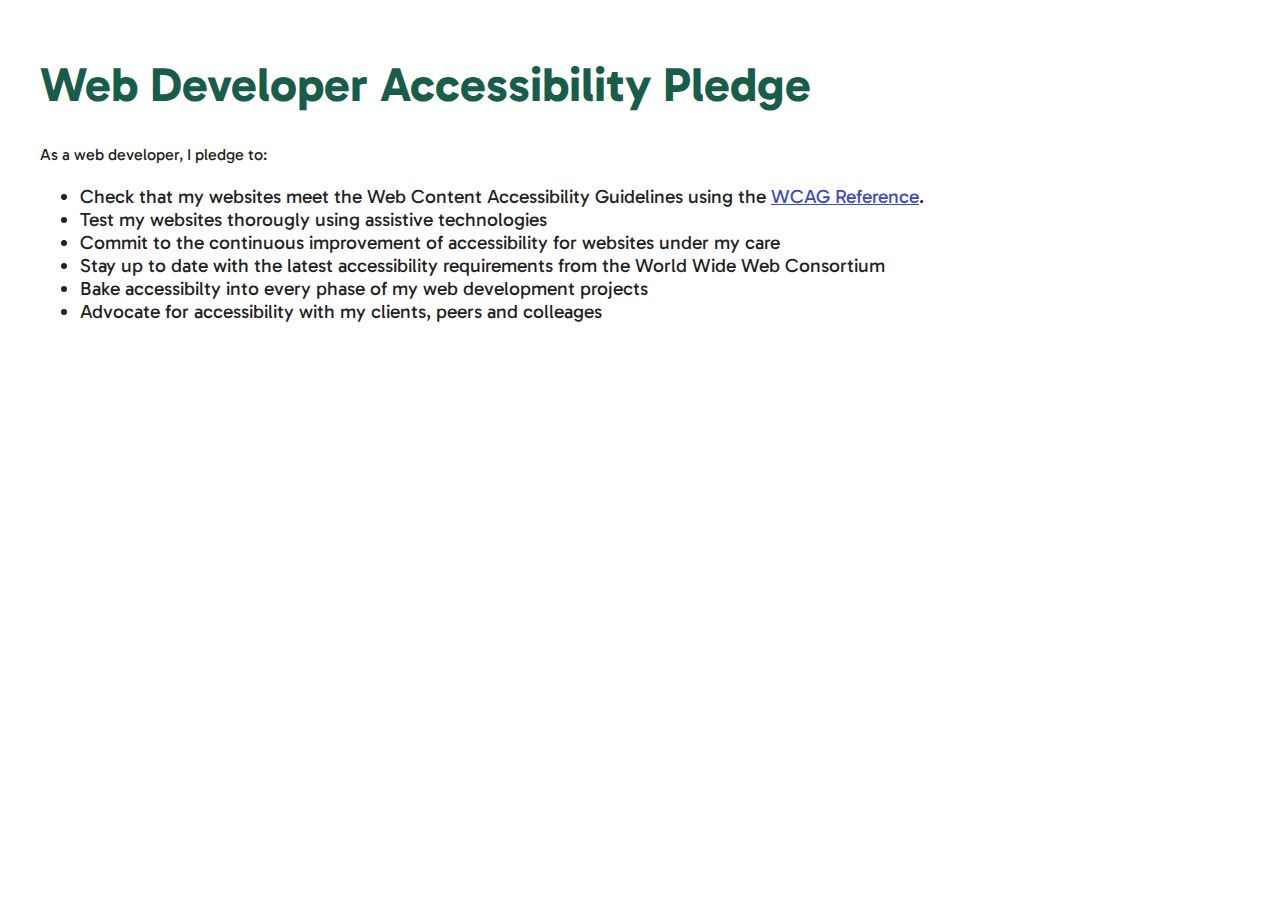
<file: web-developer-pledge.html>
<!DOCTYPE html>
<html lang="en">
  <head>
    <meta charset="UTF-8" />
    <meta name="viewport" content="width=device-width, initial-scale=1.0" />
    <meta http-equiv="X-UA-Compatible" content="ie=edge" />
    <link rel="stylesheet" type="text/css" href="styles.css" />
    <link
      href="https://fonts.googleapis.com/css2?family=Gabarito:wght@400;500;600&family=Inter:wght@400;500;700&display=swap"
      rel="stylesheet"
    />
    <title>Accessibility Resources</title>
  </head>
  <body>
    <main>
      <h1>Web Developer Accessibility Pledge</h1>
      <p>As a web developer, I pledge to:</p>
      <ul>
        <li>
          Check that my websites meet the Web Content Accessibility Guidelines
          using the <a href="https://www.w3.org/WAI/WCAG21/quickref/">WCAG Reference</a>.
        </li>
        <li>Test my websites thorougly using assistive technologies</li>
        <!-- To do - link to assistive technologies page/ section of this site -->
        <li>
          Commit to the continuous improvement of accessibility for websites
          under my care
        </li>
        <li>
          Stay up to date with the latest accessibility requirements from the
          World Wide Web Consortium
        </li>
        <li>
          Bake accessibilty into every phase of my web development projects
        </li>
        <!-- To do - link to development phases / checklist -->
        <li>Advocate for accessibility with my clients, peers and colleages</li>
      </ul>
    </main>
  </body>
</html>
</file>
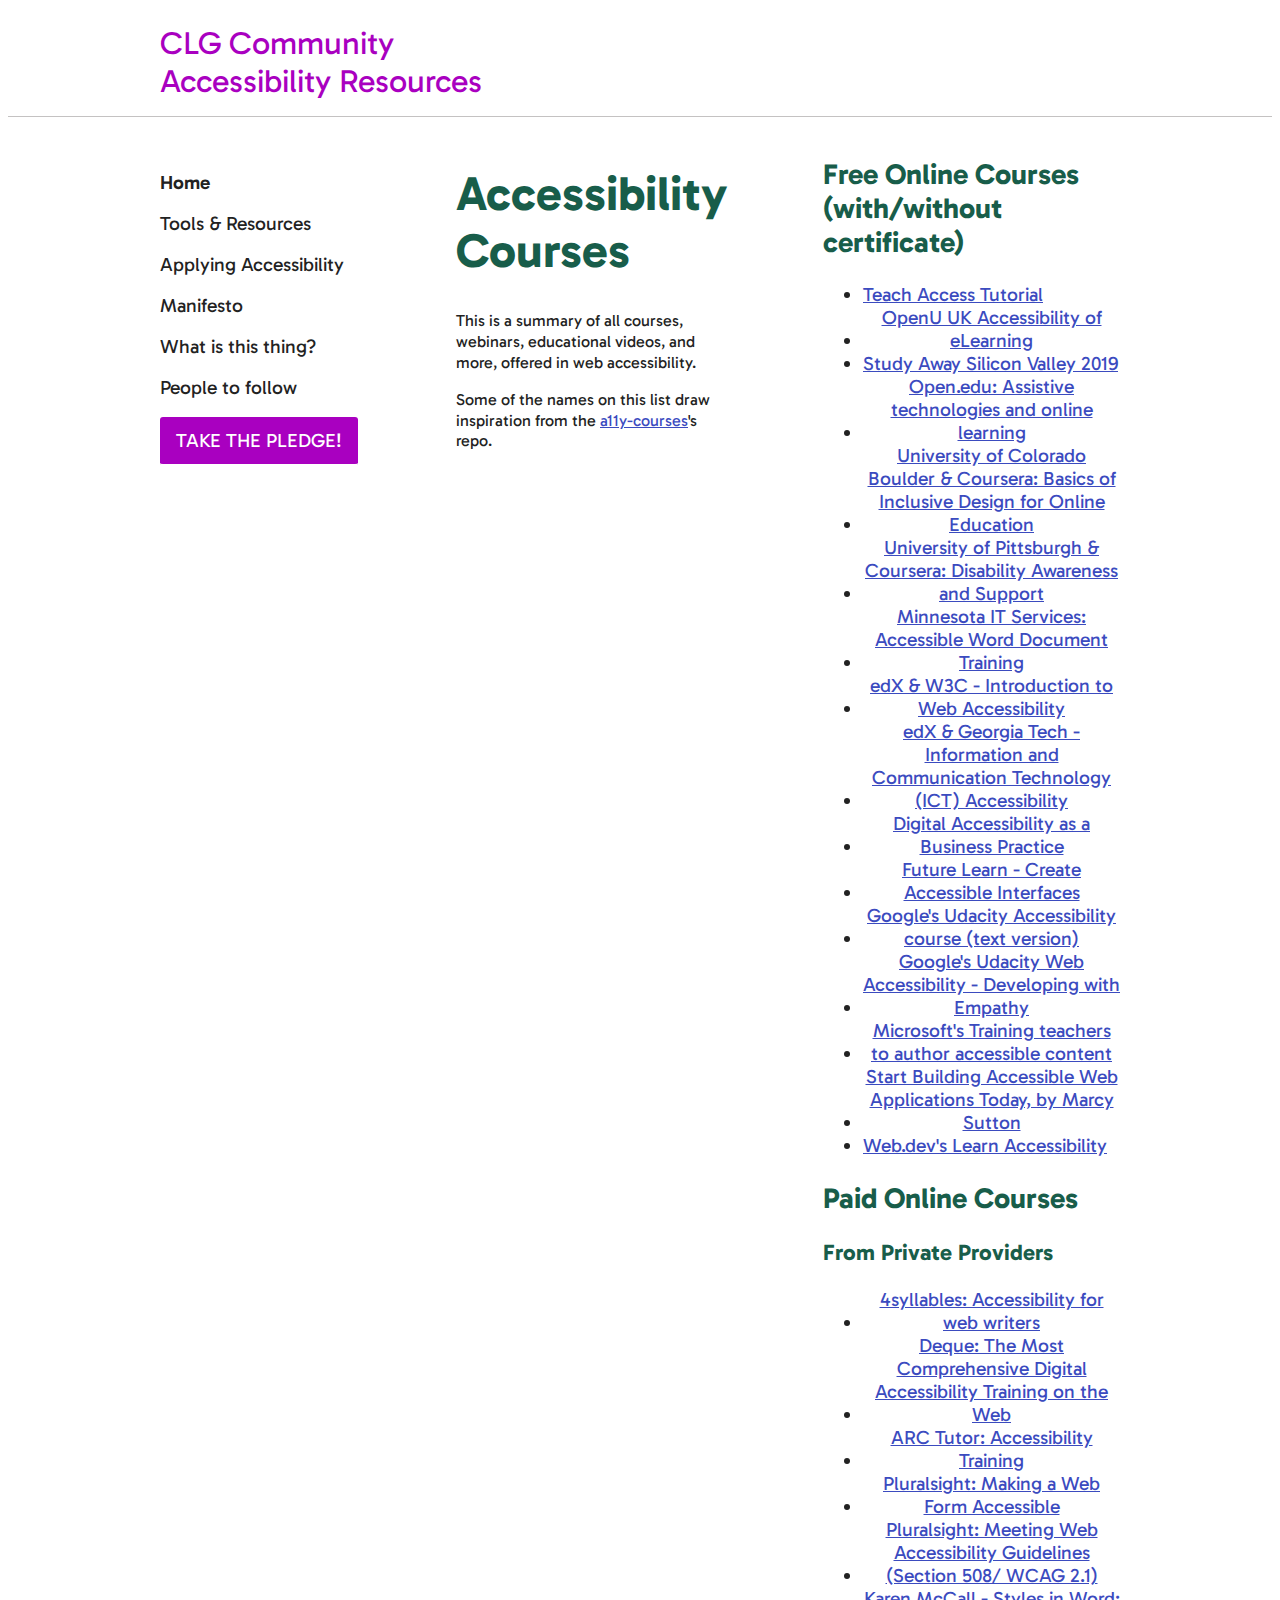
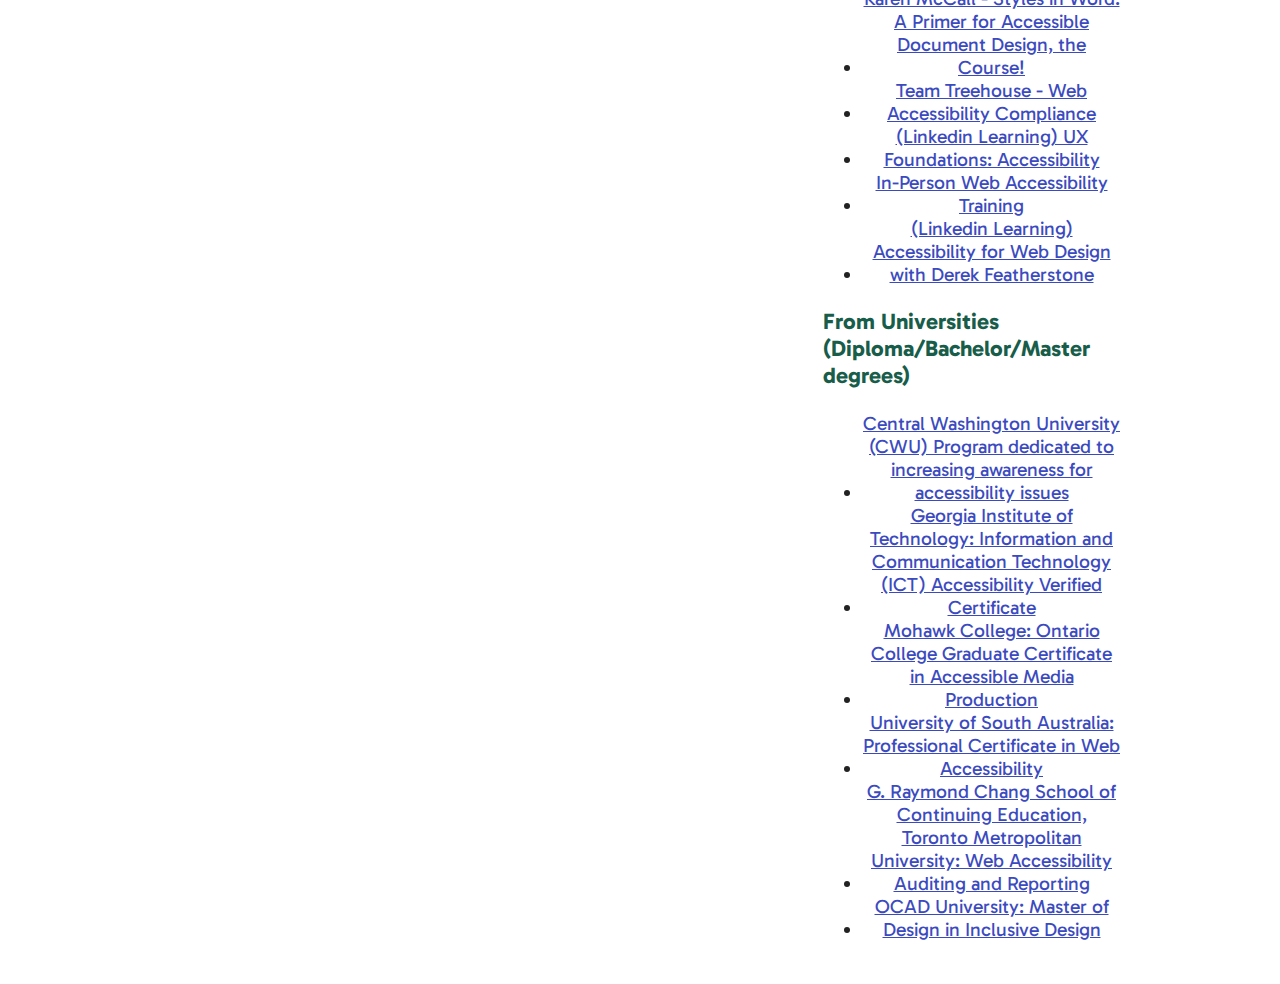
<file: sub-page/accessibility-course.html>
<!DOCTYPE html>
<html lang="en">
  <head>
    <meta charset="UTF-8" />
    <meta name="viewport" content="width=device-width, initial-scale=1.0" />
    <meta http-equiv="X-UA-Compatible" content="ie=edge" />
    <link rel="stylesheet" type="text/css" href="../styles.css" />
    <link href="https://fonts.googleapis.com/css2?family=Gabarito:wght@400;500;600&family=Inter:wght@400;500;700&display=swap" rel="stylesheet">
    <title>Accessibility Resources</title>
  </head>
  <body>
    <header>
      <div class="container">
        <div class="logo">CLG Community Accessibility Resources</div>
      </div>
    </header>

    <main>
      <div class="container main-content">
        <!-- NOTE: If you update the navigation, please also update it on all other pages  -->
        <!-- ADD class="active" to the corresponding link for the page you are creating and remove from 'Home' -->
        <nav class="sidebar-nav">
          <ul>
            <li><a href="accessibility-resources/accessibility-resources/index.html" class="active">Home</a></li>
            <li><a href="accessibility-resources/accessibility-resources/tools-and-resources.html">Tools & Resources</a></li>
            <li><a href="#">Applying Accessibility</a></li>
            <li><a href="accessibility-resourcesaccessibility-resources/manifesto.html">Manifesto</a></li>
            <li><a href="accessibility-resourcesaccessibility-resources/about.html">What is this thing?</a></li>
            <li><a href="accessibility-resources/people-to-follow.html">People to follow</a></li>
            <li class="btn">
              <a href="web-developer-pledge.html">Take the pledge!</a>
            </li>
          </ul>
        </nav>
    <section>
      <h1>Accessibility Courses</h1>
      <p>This is a summary of all courses, webinars, educational videos, and more, offered in web accessibility.</p>
      <p>Some of the names on this list draw inspiration from the <a href="https://github.com/accessibility/a11y-courses">a11y-courses</a>'s repo.</p>
    </section>
    <section>
      <h2>Free Online Courses (with/without certificate)</h2>
      <ul>
        <li><a href="https://teachaccess.github.io/tutorial/">Teach Access Tutorial</a></li>
        <li><a href="https://www.open.edu/openlearn/education-development/education-careers/accessibility-elearning/content-section-0?active-tab=content-tab">OpenU UK Accessibility of eLearning</a></li>
        <li><a href="https://teachaccess.org/initiatives/studyaway2019/">Study Away Silicon Valley 2019</a></li>
        <li><a href="https://www.open.edu/openlearn/education-development/assistive-technologies-and-online-learning/content-section-0?active-tab=description-tab">Open.edu: Assistive technologies and online learning</a></li>
        <li><a href="https://www.coursera.org/learn/inclusive-design">University of Colorado Boulder & Coursera: Basics of Inclusive Design for Online Education</a></li>
        <li><a href="https://www.coursera.org/learn/disability-awareness">University of Pittsburgh & Coursera: Disability Awareness and Support</a></li>
        <li><a href="https://mn.gov/mnit/about-mnit/accessibility/training/">Minnesota IT Services: Accessible Word Document Training</a></li>
        <li><a href="https://www.w3.org/WAI/courses/foundations-course/">edX & W3C - Introduction to Web Accessibility</a></li>
        <li><a href="https://www.edx.org/learn/information-technology/the-georgia-institute-of-technology-information-and-communication-technology-ict-accessibility">edX & Georgia Tech - Information and Communication Technology (ICT) Accessibility</a></li>
        <li><a href="https://www.futurelearn.com/courses/create-accessible-interfaces">Digital Accessibility as a Business Practice</a></li>
        <li><a href="https://web.dev/articles/accessibility">Future Learn - Create Accessible Interfaces</a></li>
        <li><a href="https://web.dev/learn/accessibility/">Google's Udacity Accessibility course (text version)</a></li>
        <li><a href="https://www.udacity.com/course/web-accessibility--ud891">Google's Udacity Web Accessibility - Developing with Empathy</a></li>
        <li><a href="https://learn.microsoft.com/en-us/training/educator-center/?source=mec">Microsoft's Training teachers to author accessible content</a></li>
        <li><a href="https://egghead.io/courses/start-building-accessible-web-applications-today">Start Building Accessible Web Applications Today, by Marcy Sutton</a></li>
        <li><a href="https://web.dev/learn/accessibility/">Web.dev's Learn Accessibility</a></li>
      </ul>
      <h2>Paid Online Courses</h2>
      <h3>From Private Providers</h3>
      <ul>
        <li><a href="https://4syllables.com.au/web-writing-course">4syllables: Accessibility for web writers</a></li>
        <li><a href="https://www.deque.com/training/">Deque: The Most Comprehensive Digital Accessibility Training on the Web</a></li>
        <li><a href="https://www.tpgi.com/arc-platform/tutor/">ARC Tutor: Accessibility Training</a></li>
        <li><a href="https://www.pluralsight.com/courses/web-form-accessible">Pluralsight: Making a Web Form Accessible</a></li>
        <li><a href="https://www.pluralsight.com/courses/web-accessibility-meeting-guidelines">Pluralsight: Meeting Web Accessibility Guidelines (Section 508/ WCAG 2.1)</a></li>
        <li><a href="https://www.karlencommunications.com/StylesInWordCourse.html">Karen McCall - Styles in Word: A Primer for Accessible Document Design, the Course!</a></li>
        <li><a href="https://teamtreehouse.com/library/web-accessibility-compliance">Team Treehouse - Web Accessibility Compliance</a></li>
        <li><a href="https://www.linkedin.com/learning/ux-foundations-accessibility/welcome?u=0">(Linkedin Learning) UX Foundations: Accessibility</a></li>
        <li><a href="https://webaim.org/training/">In-Person Web Accessibility Training</a></li>
        <li><a href="https://www.linkedin.com/learning/accessibility-for-web-design/welcome?u=0/">(Linkedin Learning) Accessibility for Web Design with Derek Featherstone</a></li>
      </ul>
      <h3>From Universities (Diploma/Bachelor/Master degrees)</h3>
      <ul>
        <li><a href="https://www.cwu.edu/academics/accessibility-studies/">Central Washington University (CWU) Program dedicated to increasing awareness for accessibility issues</a></li>
        <li><a href="https://github.com/accessibility/a11y-courses">Georgia Institute of Technology: Information and Communication Technology (ICT) Accessibility Verified Certificate</a></li>
        <li><a href="https://cereg.mohawkcollege.ca/public/category/courseCategoryCertificateProfile.do?method=load&certificateId=4187169">Mohawk College: Ontario College Graduate Certificate in Accessible Media Production</a></li>
        <li><a href="https://iadp.ahs.illinois.edu/">University of South Australia: Professional Certificate in Web Accessibility</a></li>
        <li><a href="https://continuing.torontomu.ca/search/publicCourseSearchDetails.do?method=load&courseId=258041&selectedProgramAreaId=18614&selectedProgramStreamId=18642">G. Raymond Chang School of Continuing Education, Toronto Metropolitan University: Web Accessibility Auditing and Reporting</a></li>
        <li><a href="https://gradadmissions.ocadu.ca/program/INCD">OCAD University: Master of Design in Inclusive Design</a></li>
      </ul>
    </section>
  </main>
  <footer></footer>
  </body>
</html>
</file>
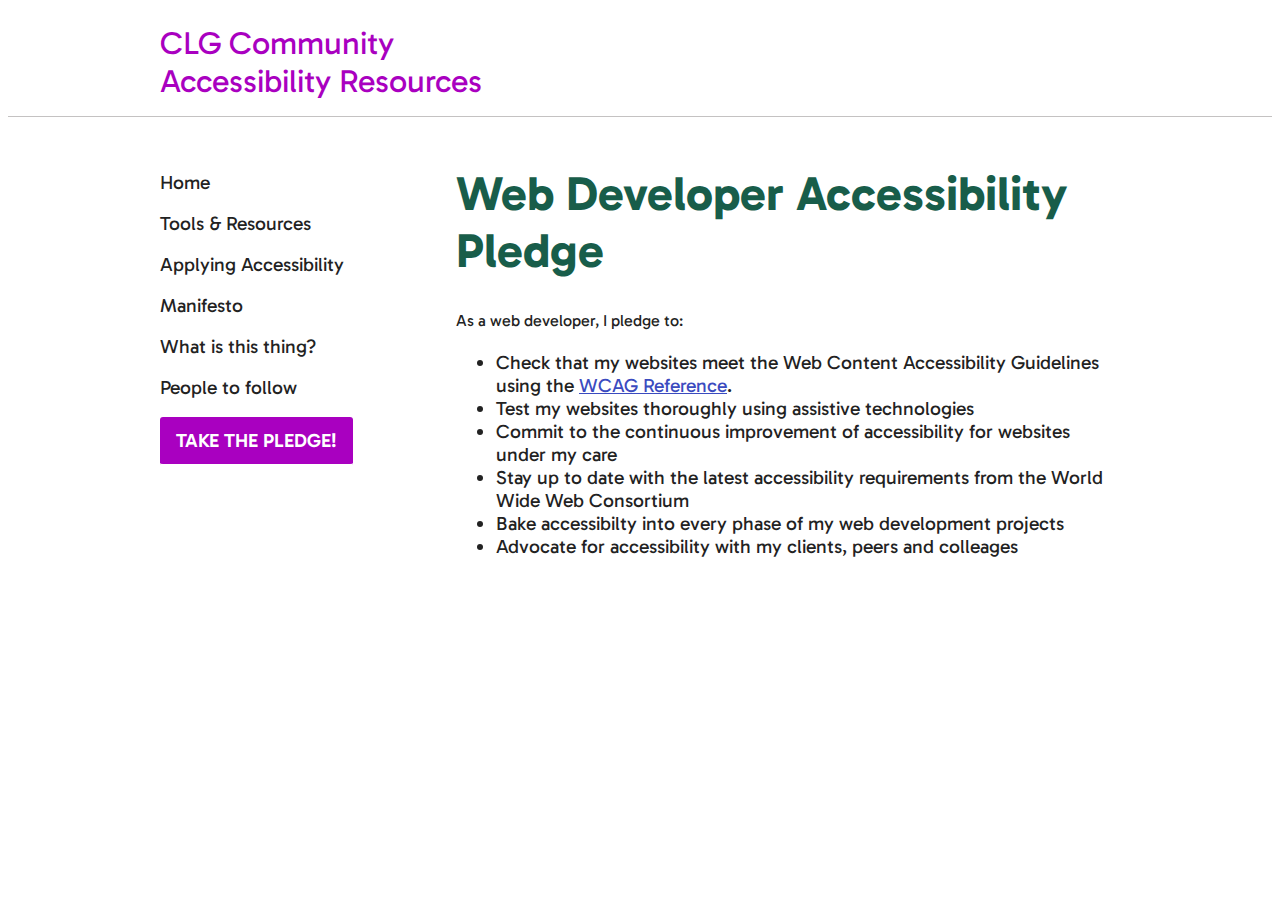
<file: sub-page/web-developer-pledge.html>
<!DOCTYPE html>
<html lang="en">
  <head>
    <meta charset="UTF-8" />
    <meta name="viewport" content="width=device-width, initial-scale=1.0" />
    <meta http-equiv="X-UA-Compatible" content="ie=edge" />
    <link rel="stylesheet" type="text/css" href="../styles.css" />
    <link
      href="https://fonts.googleapis.com/css2?family=Gabarito:wght@400;500;600&family=Inter:wght@400;500;700&display=swap"
      rel="stylesheet"
    />
    <title>Accessibility Resources</title>
  </head>
   <body>    
   <header>
      <div class="container">
        <div class="logo">CLG Community Accessibility Resources</div>
      </div>
    </header>
   <main>
      <div class="container main-content">
        <!-- NOTE: If you update the navigation, please also update it on all other pages  -->
        <!-- ADD class="active" to the corresponding link for the page you are creating and remove from 'Home' -->
        <nav class="sidebar-nav">
          <ul>
            <li><a href="accessibility-resources/index.html">Home</a></li>
            <li><a href="accessibility-resources/tools-and-resources.html">Tools & Resources</a></li>
            <li><a href="#">Applying Accessibility</a></li>
            <li><a href="accessibility-resources/manifesto.html">Manifesto</a></li>
            <li><a href="accessibility-resources/about.html">What is this thing?</a></li>
            <li><a href="accessibility-resources/people-to-follow.html">People to follow</a></li>
            <li class="btn">
              <a href="accessibility-resources/sub-page/web-developer-pledge.html" class="active">Take the pledge!</a>
            </li>
          </ul>
        </nav>
        <article>
          <h1>Web Developer Accessibility Pledge</h1>
          <p>As a web developer, I pledge to:</p>
          <ul>
            <li>
              Check that my websites meet the Web Content Accessibility
              Guidelines using the
              <a href="https://www.w3.org/WAI/WCAG21/quickref/"
                >WCAG Reference</a
              >.
            </li>
            <li>Test my websites thoroughly using assistive technologies</li>
            <!-- To do - link to assistive technologies page/ section of this site -->
            <li>
              Commit to the continuous improvement of accessibility for websites
              under my care
            </li>
            <li>
              Stay up to date with the latest accessibility requirements from
              the World Wide Web Consortium
            </li>
            <li>
              Bake accessibilty into every phase of my web development projects
            </li>
            <!-- To do - link to development phases / checklist -->
            <li>
              Advocate for accessibility with my clients, peers and colleages
            </li>
          </ul>
        </article>
      </div>
    </main>
    <footer></footer>
  </body>
</html>
</file>
<file: styles.css>
/* Custom colour palette */

:root {
  --primary-text-color: #222;
  --secondary-text-color: #185d4a;

  --link-color: #3b4bbf;

  --primary-bg-color: #fff;
  /* --secondary-bg-color: #185D4A; */

  --accent-color: #a900c0;

  --light-grey: #c4c2c2;
}

/* Reset */

*,
*::before,
*::after {
  box-sizing: border-box;
}

img {
  max-width: 100%;
  height: auto;
}

/* General typography */

body {
  background-color: var(--primary-bg-color);
  color: var(--primary-text-color);
  font-family: 'Gabarito', Helvetica, Arial, sans-serif;
  font-size: 1.2rem;
  font-weight: 300;
}

h1,
h2,
h3,
h4,
h5,
h6 {
  color: var(--secondary-text-color);
}

h1 {
  font-size: 2rem;
  color: var(--secondary-text-color);
  @media screen and (min-width: 30rem) {
    font-size: 3rem;
  }
}

/* h2 {
  margin: 4rem 0 1.5rem;
} */

p {
  font-size: 1rem;
  line-height: 130%;
  @media screen and (min-width: 30rem) {
    max-width: 40rem;
  }
}

a {
  display: inline-block;
  color: var(--link-color);
  /* background-color:  var(--accent-color); */
  /* font-weight: 600; */
  text-align: center;
}

a:hover,
a:focus {
  font-weight: 600;
}

a:active {
  background-color: var(--link-color);
  color: var(--primary-bg-color);
}

table {
  width: 100%;
  border-collapse: collapse;
  border: 2px solid var(--accent-color);
}

th,
td {
  padding: 0.6rem;
  text-align: start;
}

tbody tr:nth-child(even) {
  background-color: #efefef;
}

/* HEADER */

header {
  margin: 0;
  padding: 1rem 2rem;
  border-bottom: 1px solid var(--light-grey);
}

/* Temporary styling until project name decided */
.logo {
  font-size: 2rem;
  width: 20ch;
  color: var(--accent-color);
}

/* MAIN CONTENT */

.container {
  max-width: 60rem;
  margin: 0 auto;
}

.main-content {
  @media screen and (min-width: 50rem) {
    display: flex;
    gap: 5em;
  }
}

main {
  padding: 1rem 2rem;
}

nav ul {
  list-style: none;
  margin: 0;
  padding: 0;
}

nav ul li {
  margin-block-end: 1rem;
}
/* NAVIGATION */

.sidebar-nav {
  flex-shrink: 0;
  /* Prevent shift of article content when links bold on hover */
  min-width: 200px;
  margin-block: 2em;
}

.sidebar-nav a {
  padding: 0;
  text-align: left;
  text-decoration: none;
  color: var(--primary-text-color);
  border-bottom: 2px solid var(--primary-bg-color);
  transition: all 0.2s ease-in-out;
}

.sidebar-nav a:hover,
.sidebar-nav a:focus {
  text-decoration: none;
  color: var(--accent-color);
  border-bottom: 2px solid var(--accent-color);
}

.sidebar-nav .btn a:hover,
.sidebar-nav .btn a:focus {
  text-decoration: none;
  color: var(--primary-bg-color);
  border-bottom: none;
  transform: scale(1.03);
}

.sidebar-nav a:active {
  background-color: #fff;
}

.sidebar-nav .active {
  font-weight: 600;
}

nav .btn a {
  text-transform: uppercase;
  text-decoration: none;
  background-color: var(--accent-color);
  color: #ffffff;
  padding: 0.75rem 1rem;
  display: inline-block;
  border-radius: 3px;
  transition: all 0.2s ease;
  cursor: pointer;
}

nav .btn a:hover {
  background-color: var(--secondary-text-color);
  font-weight: inherit;
}

/* ABOUT PAGE - Maker's list */

.makers-list {
  list-style-type: none;
  display: flex;
  flex-wrap: wrap;
  padding: 0;
}

.makers-list li {
  margin: 0 1rem 1rem 0;
}
.maker-image {
  height: 8rem;
  display: flex;
  align-items: flex-end;
}
.maker-image img {
  max-width: 8rem;
  max-height: 8rem;
}
</file>
